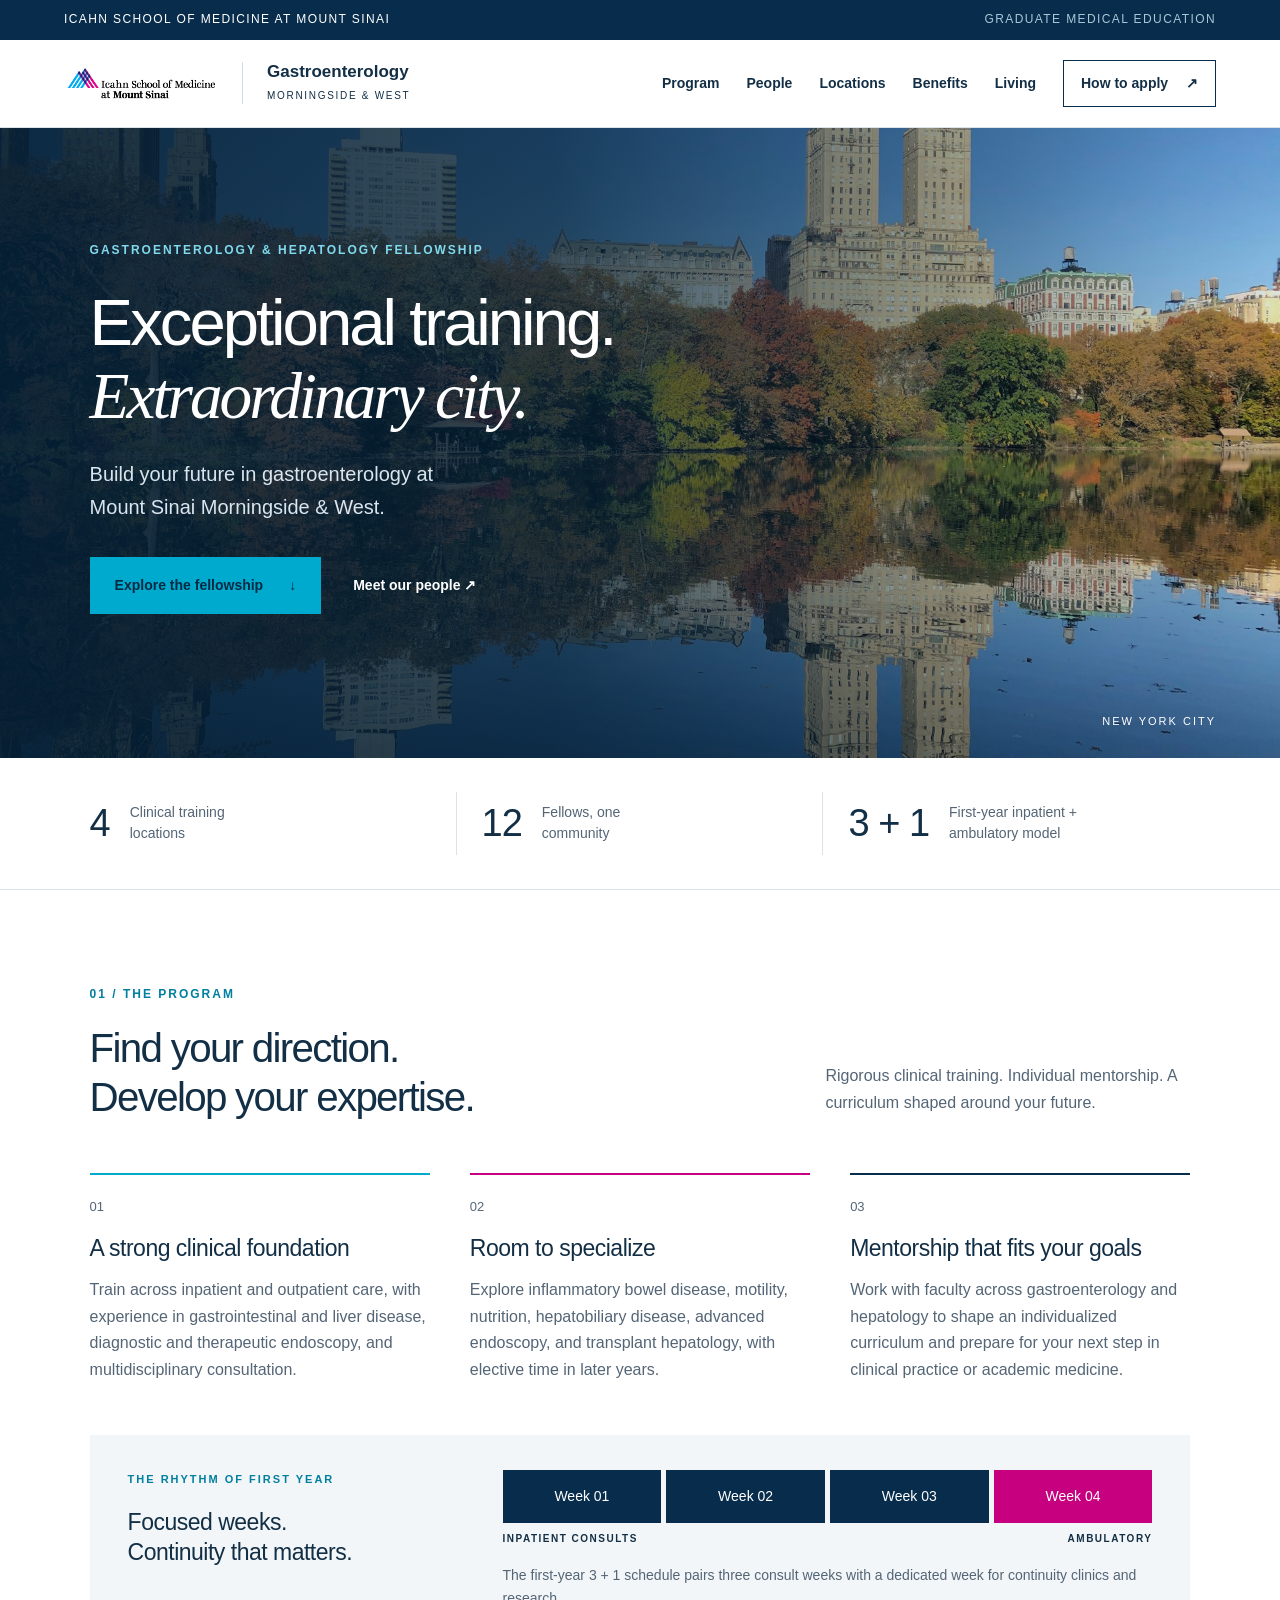
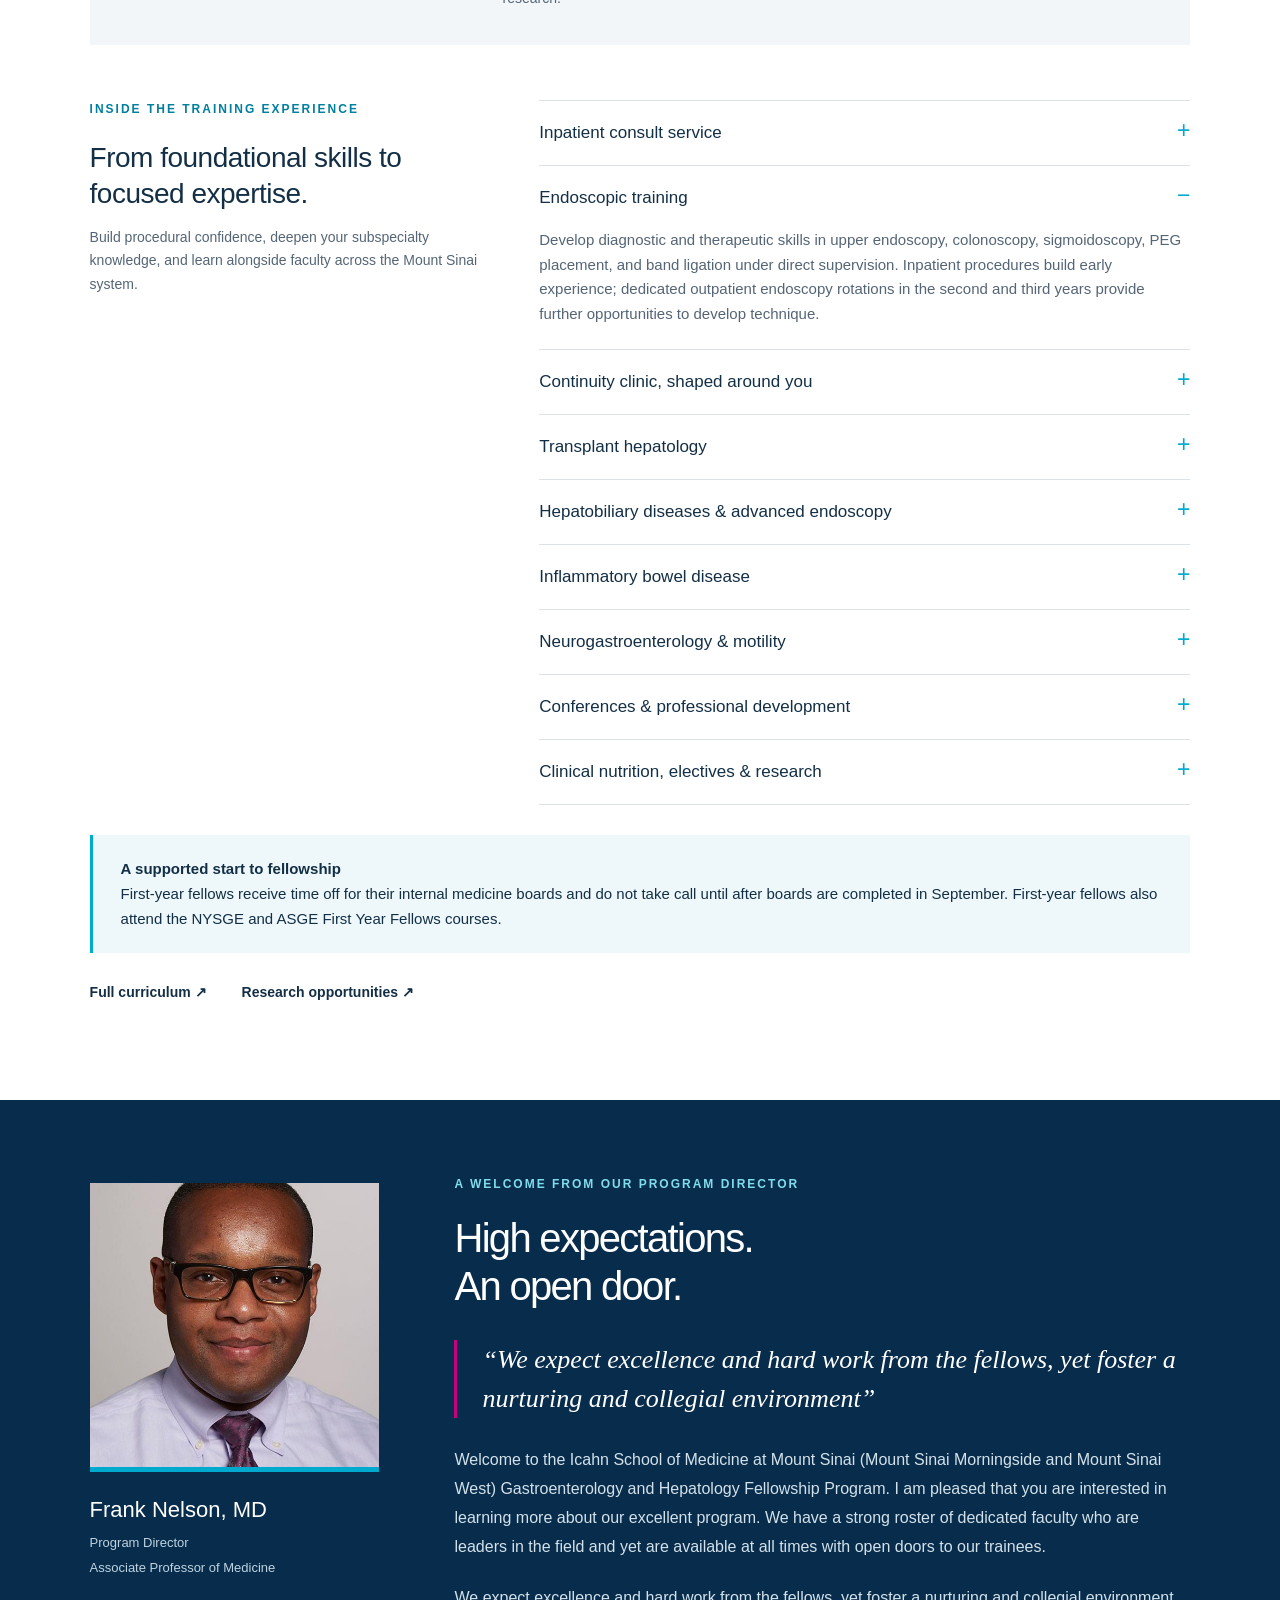
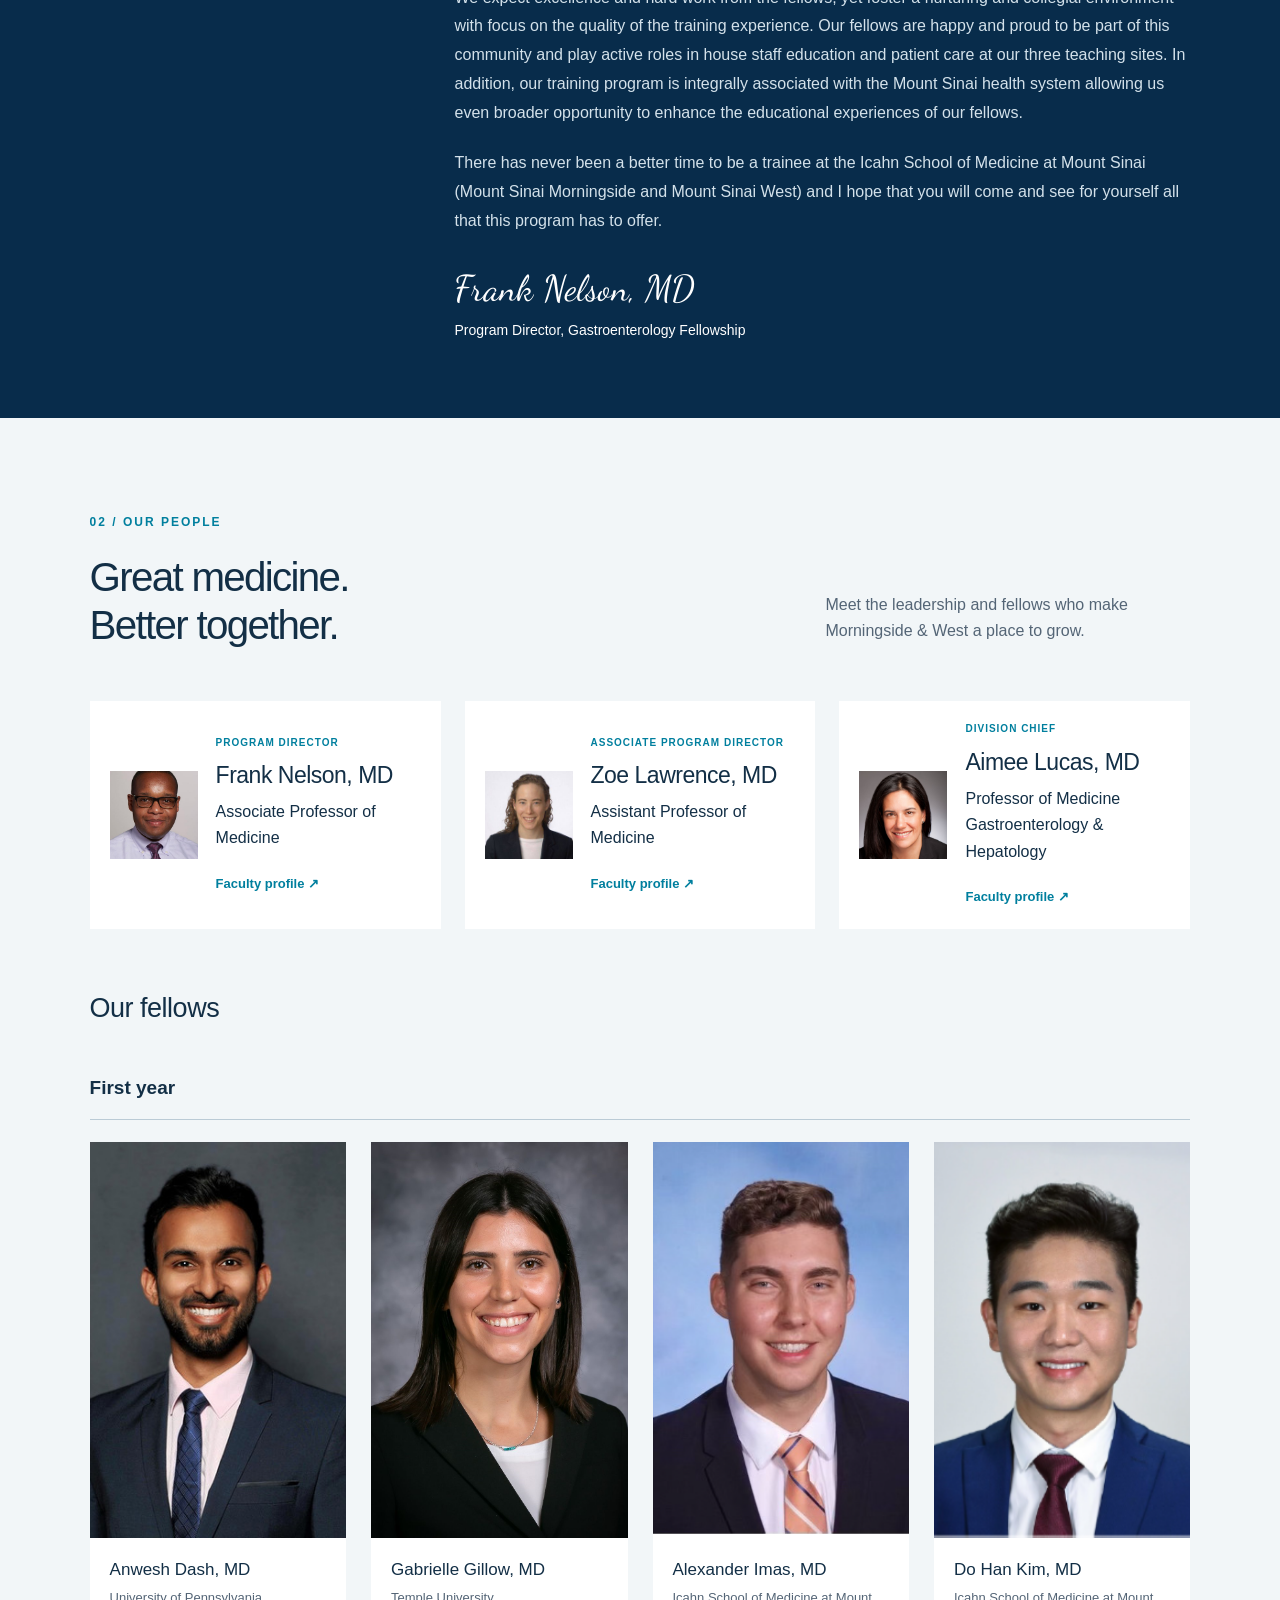
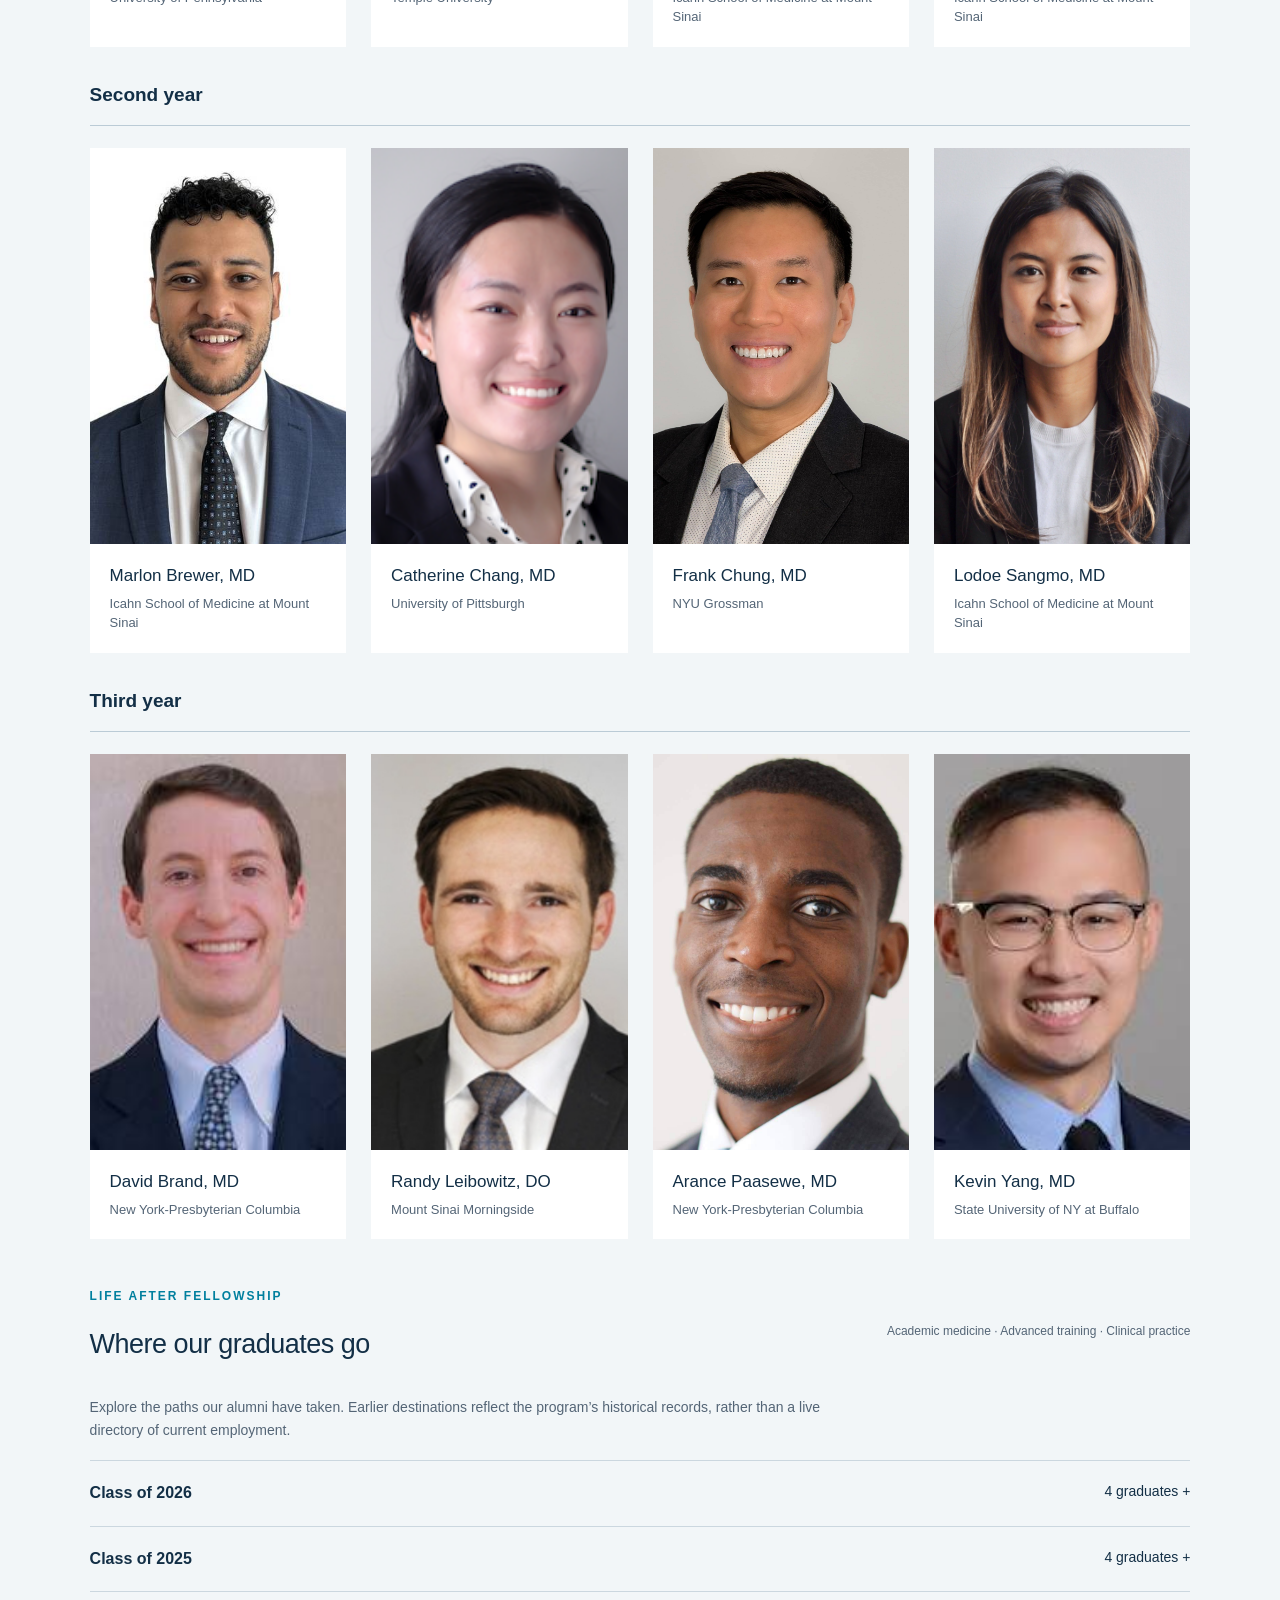
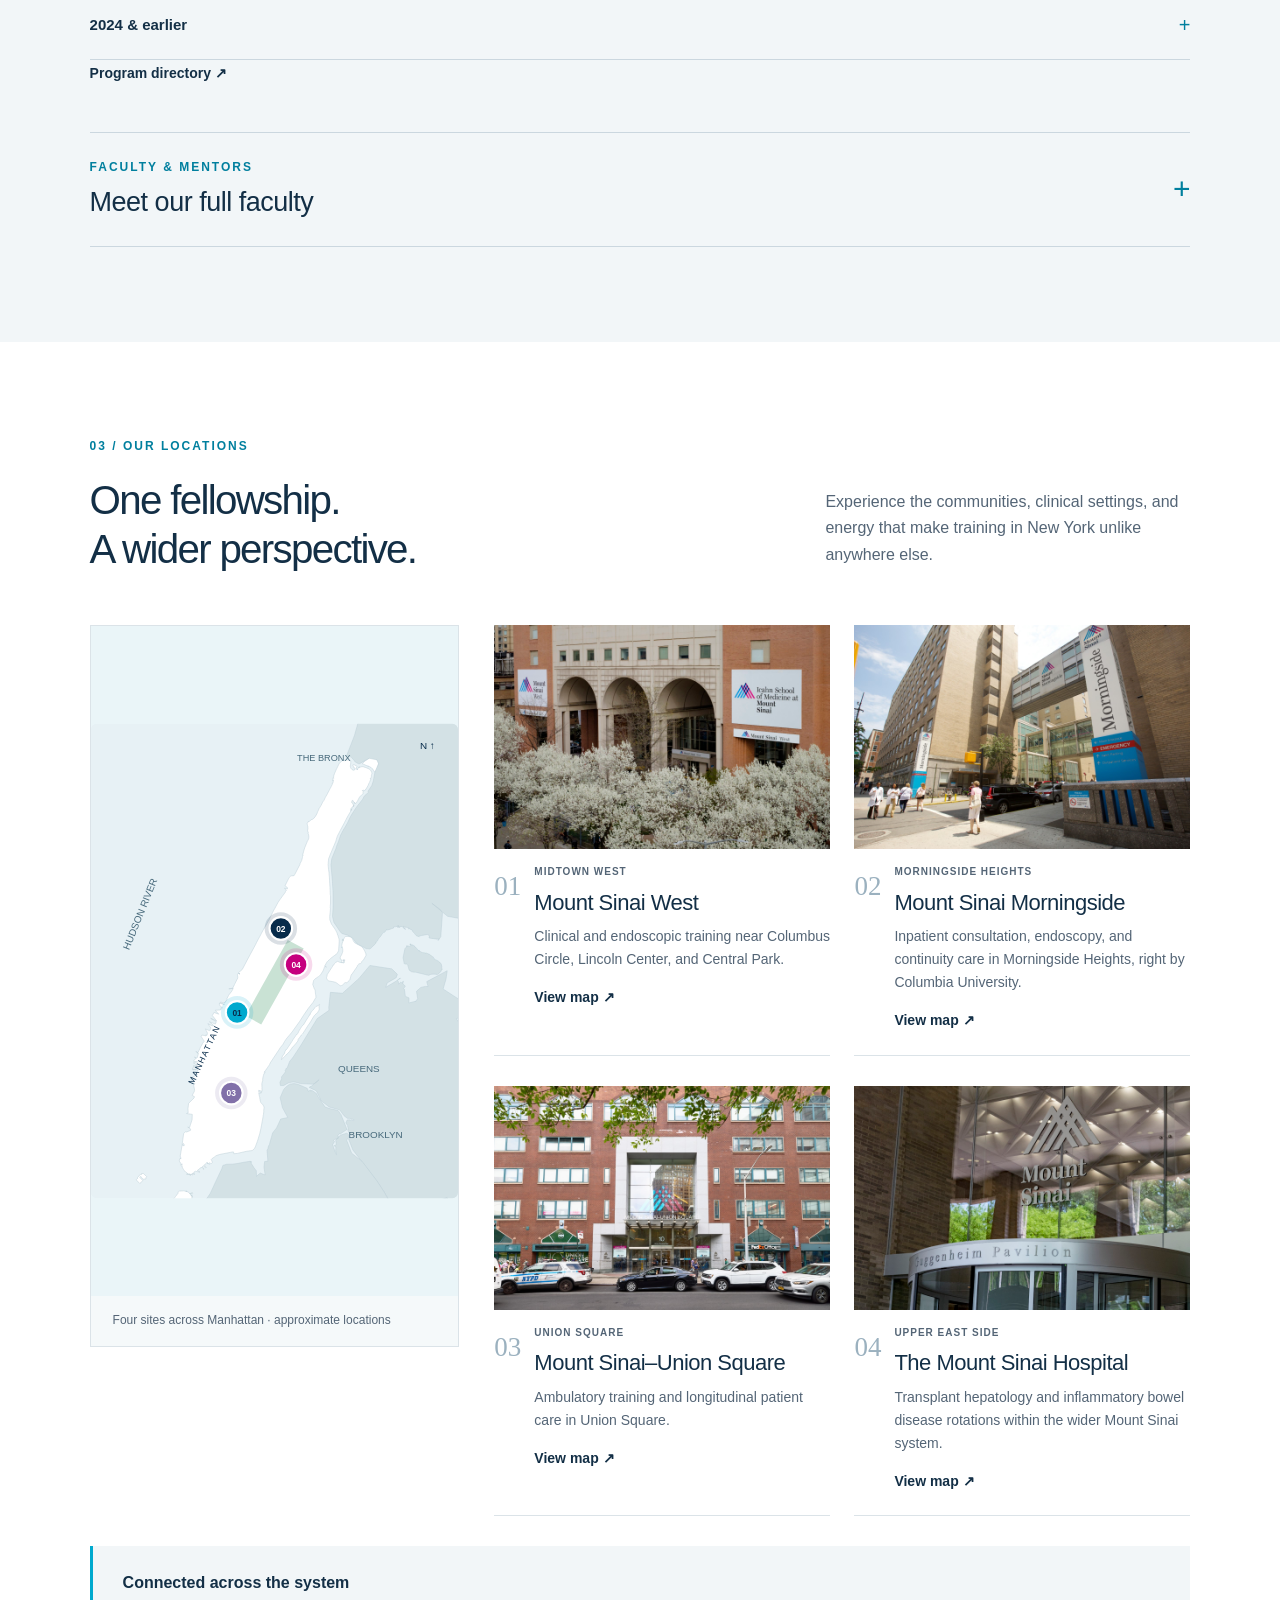
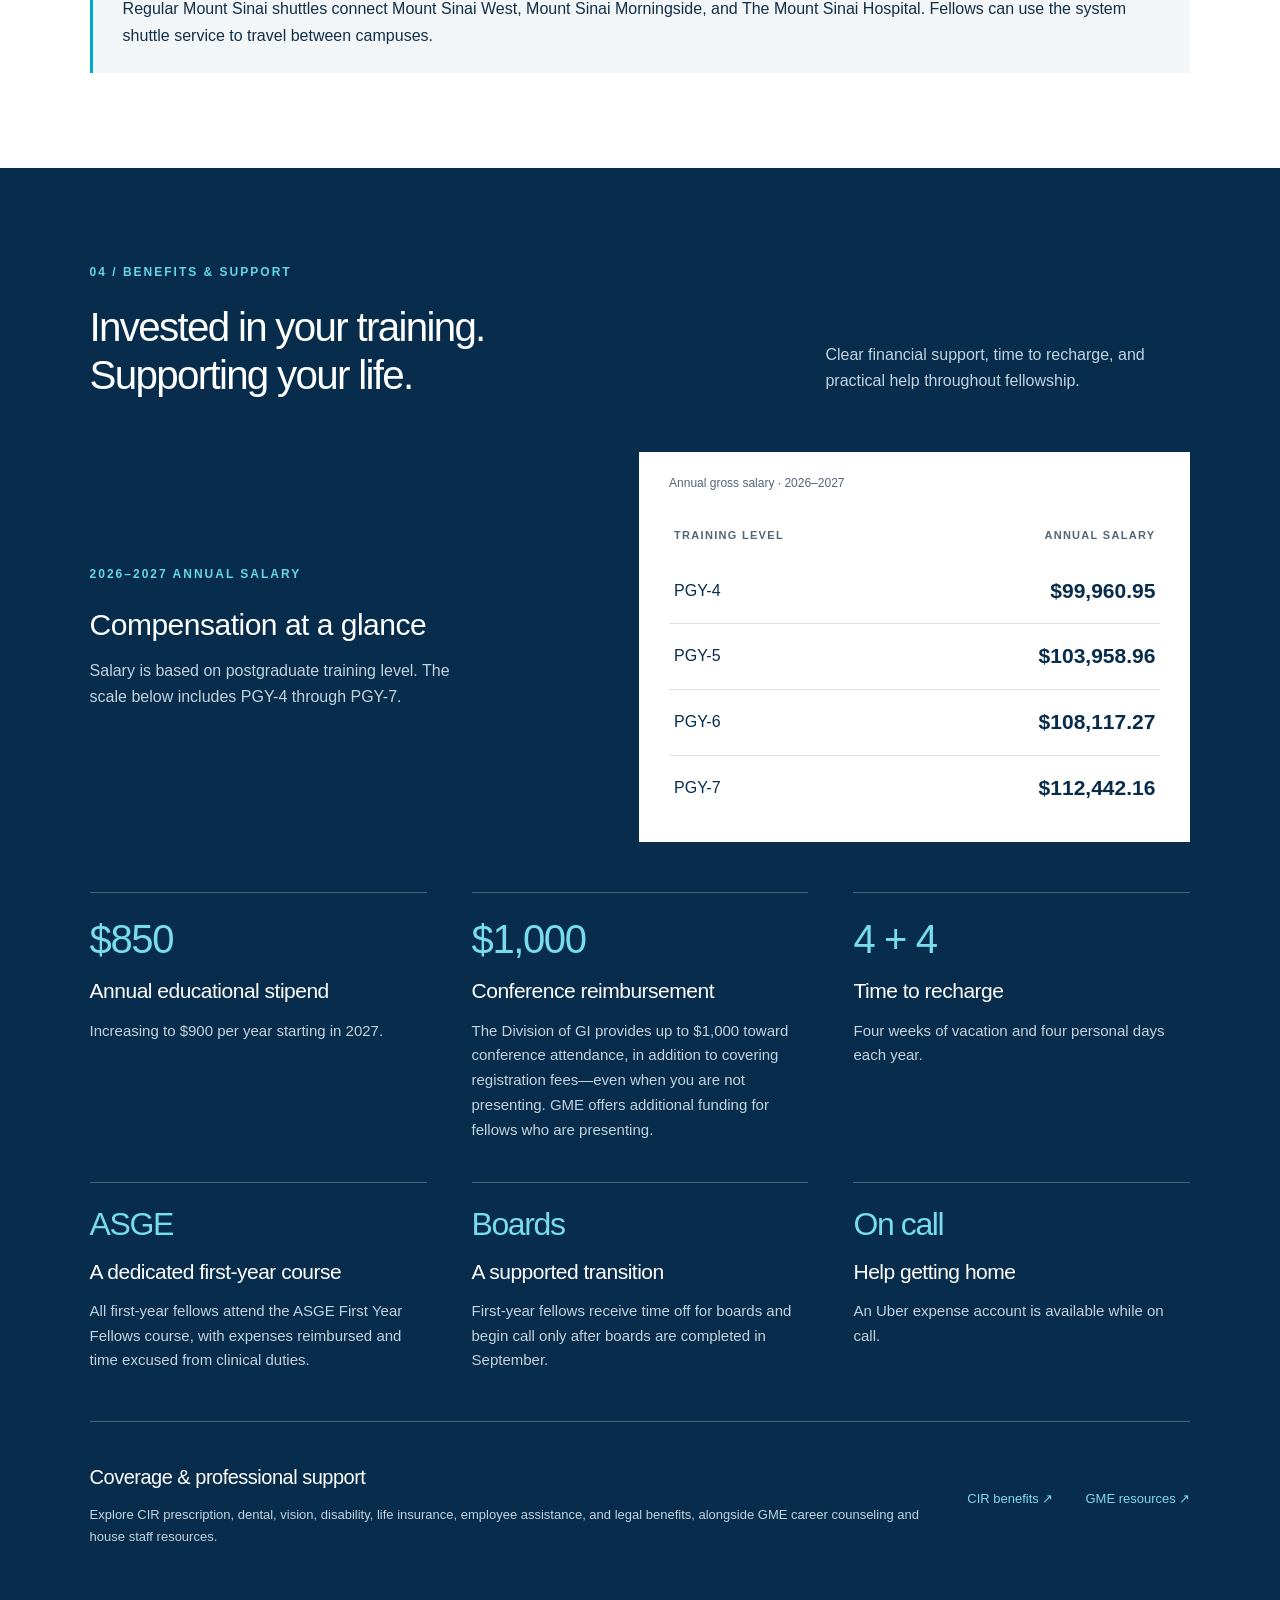
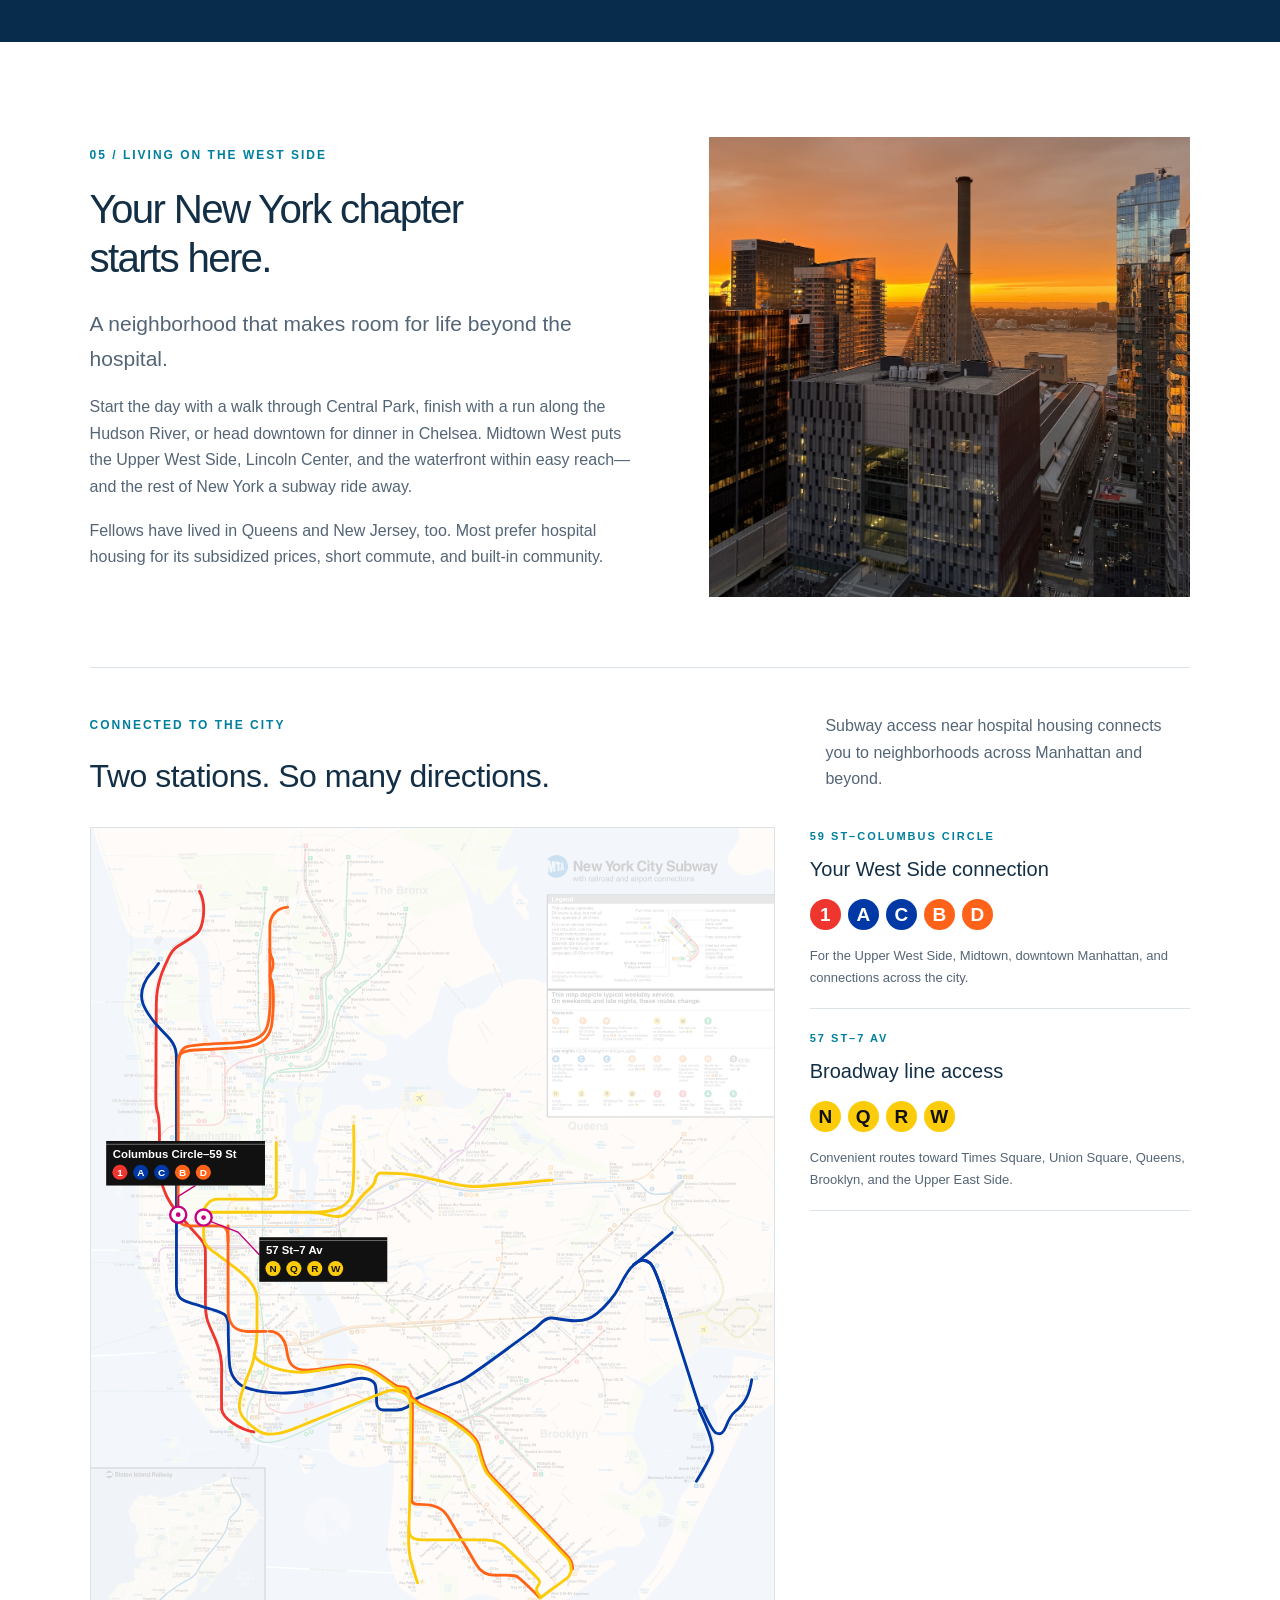
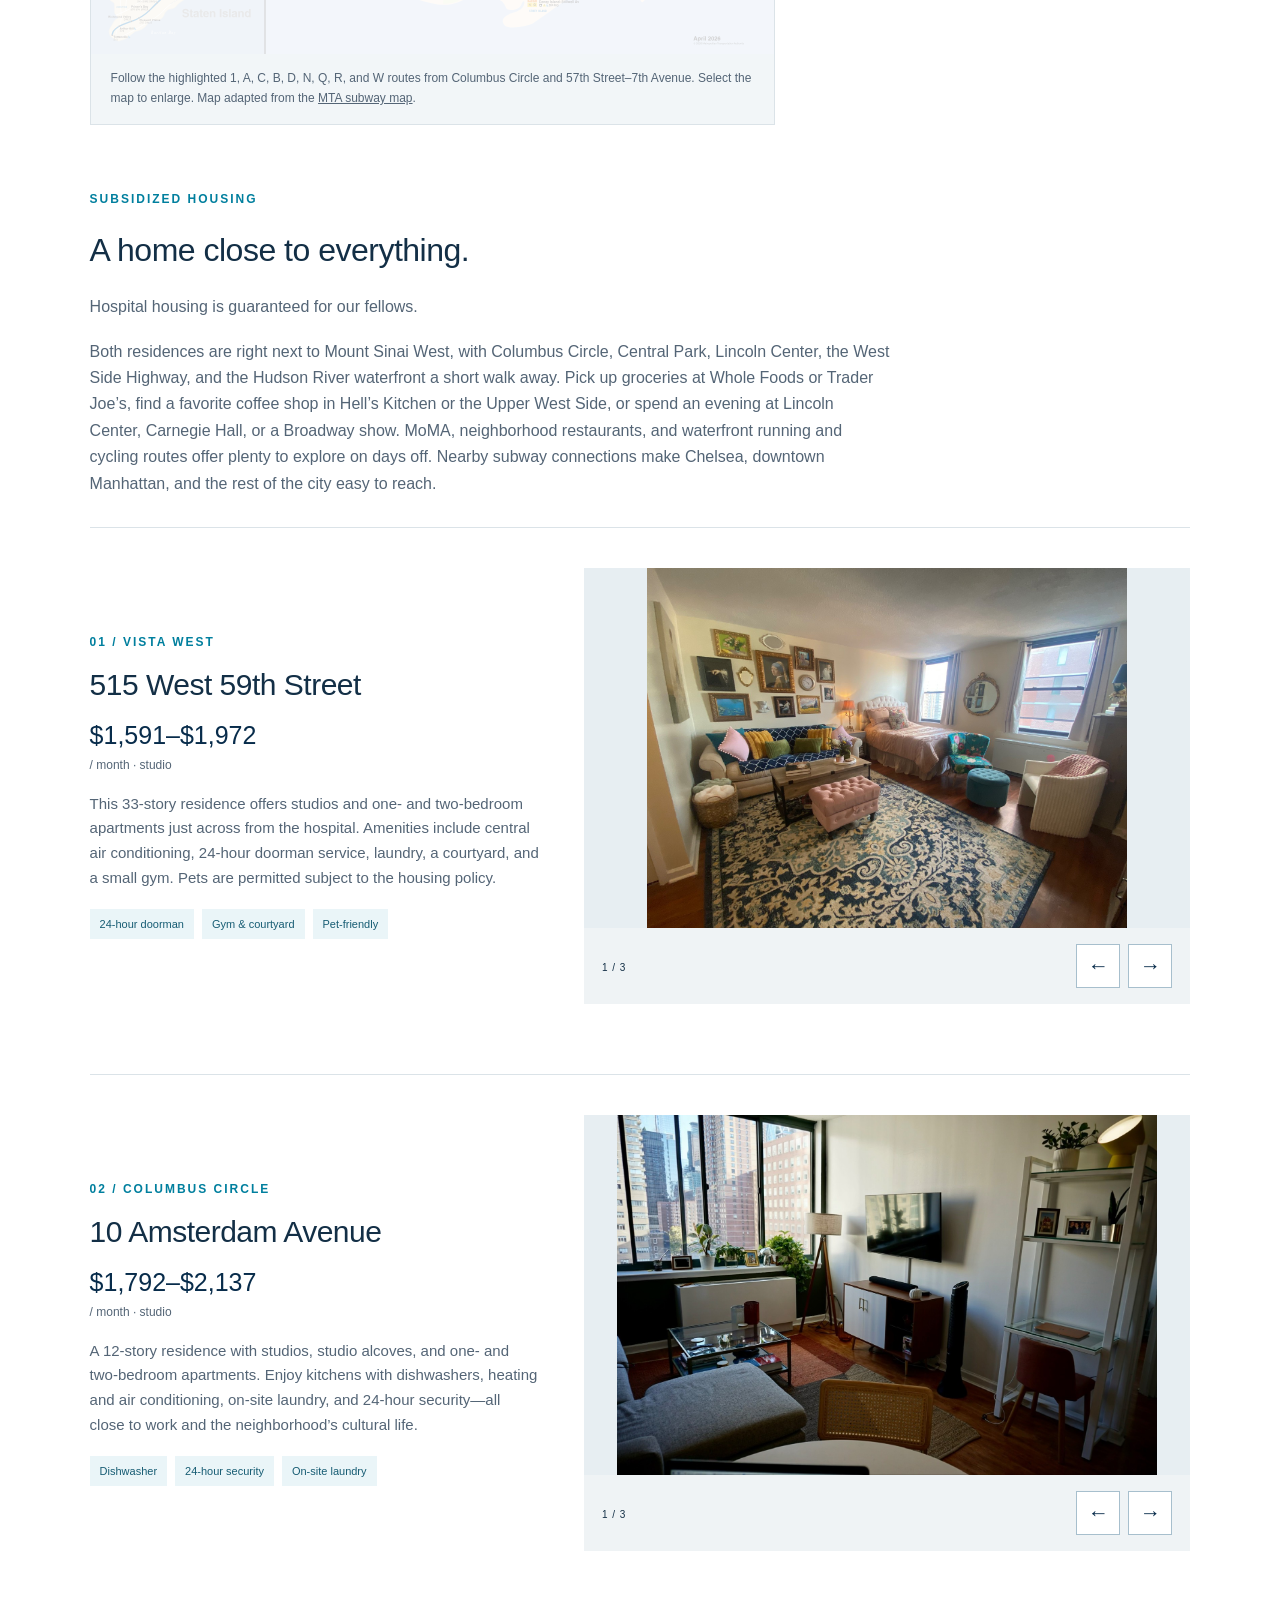
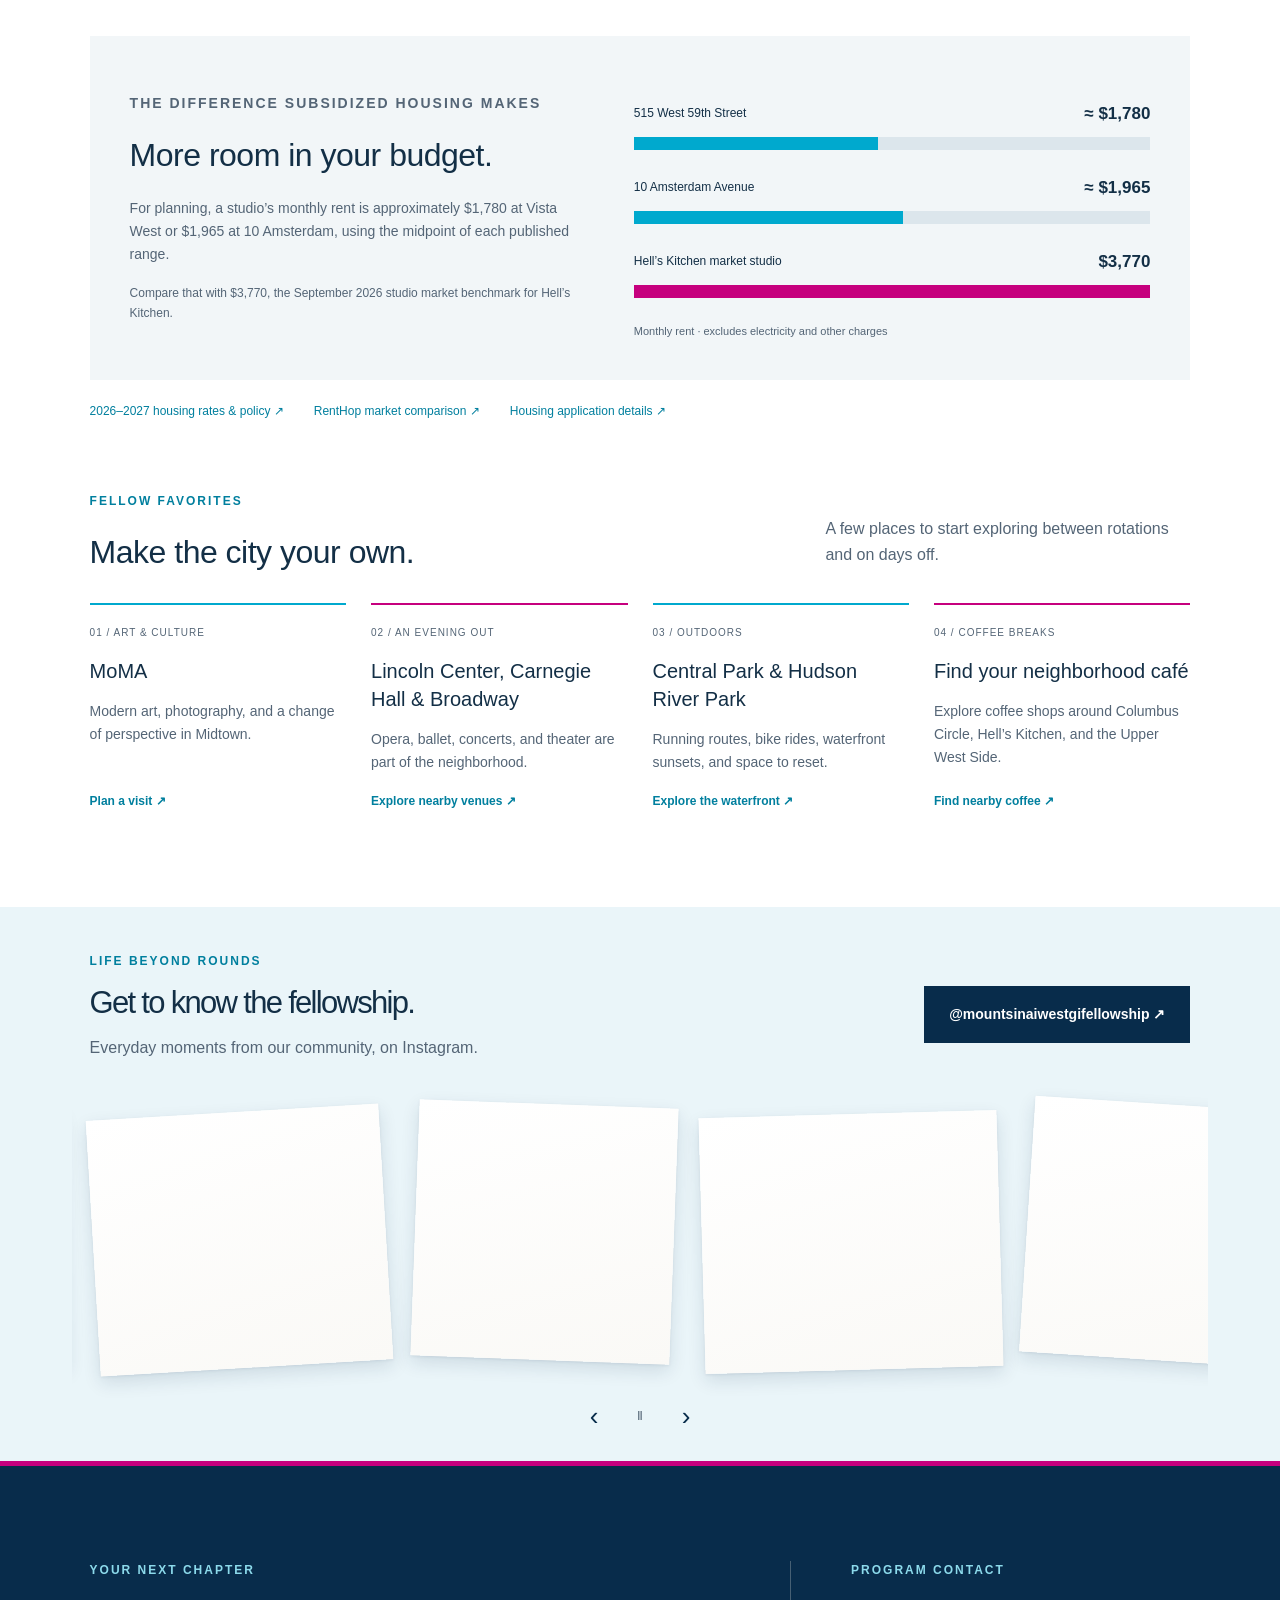
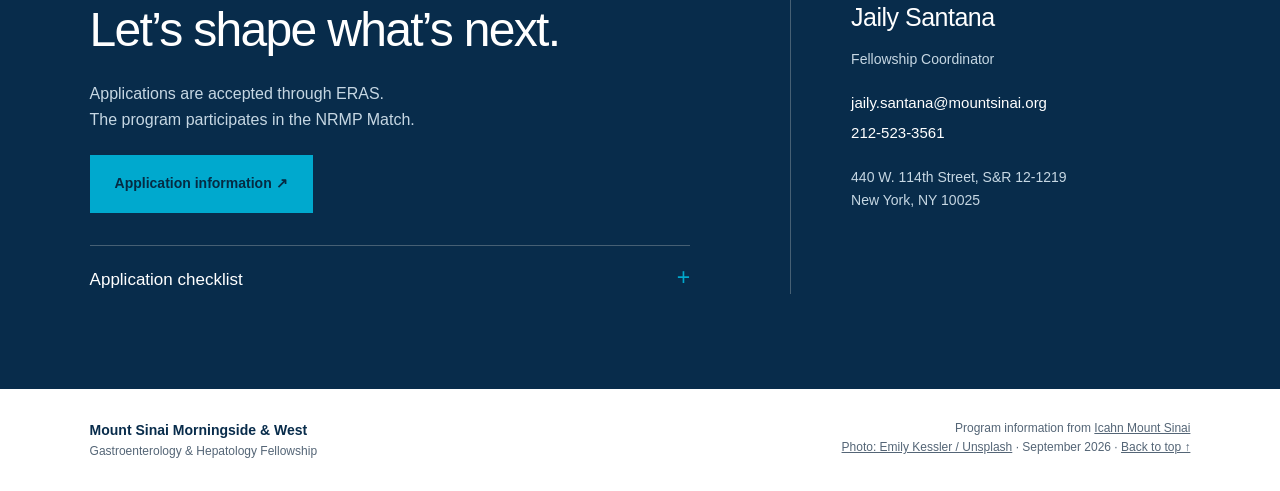
<file: index.html>
<!doctype html><html lang="en"><head><meta charset="UTF-8"><meta name="viewport" content="width=device-width, initial-scale=1"><title>Gastroenterology Fellowship | Mount Sinai Morningside & West</title><meta name="description" content="Discover gastroenterology and hepatology training at Mount Sinai Morningside and West: our people, clinical experience, New York locations, benefits and housing."><link rel="stylesheet" href="styles.css"></head><body>
<a class="skip" href="#main">Skip to content</a><div class="topbar">ICAHN SCHOOL OF MEDICINE AT MOUNT SINAI <span>GRADUATE MEDICAL EDUCATION</span></div>
<header><a class="brand" href="#"><img src="assets/logo.png" alt="Icahn School of Medicine at Mount Sinai"><span>Gastroenterology<br><small>MORNINGSIDE & WEST</small></span></a><button class="menu" aria-expanded="false" aria-controls="navigation">Menu <span>☰</span></button><nav id="navigation" aria-label="Main navigation"><a href="#program">Program</a><a href="#people">People</a><a href="#locations">Locations</a><a href="#benefits">Benefits</a><a href="#living">Living</a><a class="nav-apply" href="#apply">How to apply <span>↗</span></a></nav></header>
<main id="main"><section class="hero"><div class="hero-photo" aria-hidden="true"></div><video class="hero-video" aria-hidden="true" tabindex="-1" muted loop playsinline preload="none" disablepictureinpicture data-desktop-src="assets/hero-drone-720.mp4" data-mobile-src="assets/hero-drone-360.mp4"></video><div class="hero-inner"><p class="eyebrow light">GASTROENTEROLOGY & HEPATOLOGY FELLOWSHIP</p><h1>Exceptional training.<br><em>Extraordinary city.</em></h1><p class="intro">Build your future in gastroenterology at<br class="desktop"> Mount Sinai Morningside & West.</p><div class="actions"><a class="button" href="#program">Explore the fellowship <span>↓</span></a><a class="text-link light-link" href="#people">Meet our people <span>↗</span></a></div></div><button class="hero-video-toggle" type="button" aria-label="Pause background video" title="Pause background video" hidden>Ⅱ</button><div class="hero-caption">NEW YORK CITY </div></section>
<div class="stats"><div><strong>4</strong><span>Clinical training locations</span></div><div><strong>12</strong><span>Fellows, one community</span></div><div><strong>3 + 1</strong><span>First-year inpatient + ambulatory model</span></div></div>
<section id="program" class="section"><div class="section-head"><div><p class="eyebrow">01 / THE PROGRAM</p><h2>Find your direction.<br>Develop your expertise.</h2></div><p>Rigorous clinical training. Individual mentorship. A curriculum shaped around your future.</p></div><div class="program-grid"><article><span class="number">01</span><h3>A strong clinical foundation</h3><p>Train across inpatient and outpatient care, with experience in gastrointestinal and liver disease, diagnostic and therapeutic endoscopy, and multidisciplinary consultation.</p></article><article><span class="number">02</span><h3>Room to specialize</h3><p>Explore inflammatory bowel disease, motility, nutrition, hepatobiliary disease, advanced endoscopy, and transplant hepatology, with elective time in later years.</p></article><article><span class="number">03</span><h3>Mentorship that fits your goals</h3><p>Work with faculty across gastroenterology and hepatology to shape an individualized curriculum and prepare for your next step in clinical practice or academic medicine.</p></article></div><div class="curriculum"><div><p class="eyebrow">THE RHYTHM OF FIRST YEAR</p><h3>Focused weeks.<br>Continuity that matters.</h3></div><div><div class="weeks"><span>Week 01</span><span>Week 02</span><span>Week 03</span><span>Week 04</span></div><div class="week-labels"><span>INPATIENT CONSULTS</span><span>AMBULATORY</span></div><p>The first-year 3 + 1 schedule pairs three consult weeks with a dedicated week for continuity clinics and research.</p></div></div><div class="training-details"><div class="detail-intro"><p class="eyebrow">INSIDE THE TRAINING EXPERIENCE</p><h3>From foundational skills to focused expertise.</h3><p>Build procedural confidence, deepen your subspecialty knowledge, and learn alongside faculty across the Mount Sinai system.</p></div><div class="rotation-details"><details><summary>Inpatient consult service</summary><p>Learn to evaluate acute GI conditions and guide treatment through daily bedside rounds. Work with referring physicians, radiologists, and surgeons to coordinate care as part of a multidisciplinary team.</p></details><details open><summary>Endoscopic training</summary><p>Develop diagnostic and therapeutic skills in upper endoscopy, colonoscopy, sigmoidoscopy, PEG placement, and band ligation under direct supervision. Inpatient procedures build early experience; dedicated outpatient endoscopy rotations in the second and third years provide further opportunities to develop technique.</p></details><details><summary>Continuity clinic, shaped around you</summary><p>First-year fellows sample clinics across all training sites before selecting a general GI clinic and a hepatology clinic for their longitudinal experience. This early breadth helps you choose the settings where you will build lasting patient relationships and develop confidence in outpatient care. Faculty supervision and capped clinic volumes support thoughtful care, while subspecialty rotations add focused outpatient experience.</p></details><details><summary>Transplant hepatology</summary><p>During the second year, fellows spend four weeks immersed in transplant hepatology at The Mount Sinai Hospital. Working alongside the transplant team, you develop a deeper understanding of complex liver disease and the care of patients before and after transplantation—connecting clinical decisions with the full transplant journey.</p></details><details><summary>Hepatobiliary diseases & advanced endoscopy</summary><p>Second- and third-year fellows explore pancreatic and biliary disease through concentrated exposure to clinical decision-making, EUS, and ERCP. Procedural participation grows with individual skill; this experience complements, but does not replace, a fourth-year advanced endoscopy fellowship.</p></details><details><summary>Inflammatory bowel disease</summary><p>A dedicated rotation at The Mount Sinai Hospital combines outpatient and inpatient consultation, procedures, and IBD conference participation, with one-on-one faculty teaching. Fellows complete at least one month during the second or third year and present a case or review topic at IBD conference.</p></details><details><summary>Neurogastroenterology & motility</summary><p>Mount Sinai West is home to the Mount Sinai Health System’s motility center. Fellows train alongside specialists in neurogastroenterology, gaining experience with complex functional and motility disorders and the interpretation of manometry, reflux monitoring, gastric emptying, and anorectal testing. Second- and third-year rotations emphasize choosing appropriate studies, recognizing interpretive limitations, and understanding pelvic floor biofeedback.</p></details><details><summary>Conferences & professional development</summary><p>Weekly grand rounds and a weekly academic half day give fellows dedicated time to learn together. Regular esophageal conferences complement case discussions, journal club, pathology, radiology, board review, and endoscopy quality improvement. Fellows also participate in NYSGE intercity rounds and its annual hands-on course.</p><p>All first-year fellows attend the ASGE First Year Fellows course, with expenses reimbursed and time excused from clinical duties.</p></details><details><summary>Clinical nutrition, electives & research</summary><p>Clinical nutrition is part of the rotation curriculum, alongside protected time for electives and research. Fellows build an understanding of malnutrition and enteral and parenteral feeding while developing their scholarly work.</p></details></div></div><div class="boards-note"><strong>A supported start to fellowship</strong><p>First-year fellows receive time off for their internal medicine boards and do not take call until after boards are completed in September. First-year fellows also attend the NYSGE and ASGE First Year Fellows courses.</p></div><div class="source-row"><a class="text-link" href="https://icahn.mssm.edu/education/residencies-fellowships/list/msm-msw-gastroenterology-fellowship/curriculum" target="_blank" rel="noopener">Full curriculum ↗</a><a class="text-link" href="https://icahn.mssm.edu/education/residencies-fellowships/list/msm-msw-gastroenterology-fellowship/research" target="_blank" rel="noopener">Research opportunities ↗</a></div></section>
<section class="director-message" aria-labelledby="director-title"><div class="director-portrait"><img src="assets/nelson.jpg" alt="Frank Nelson, MD, Program Director" loading="lazy"><div><strong>Frank Nelson, MD</strong><span>Program Director</span><span>Associate Professor of Medicine</span></div></div><div class="director-letter"><p class="eyebrow">A WELCOME FROM OUR PROGRAM DIRECTOR</p><h2 id="director-title">High expectations.<br>An open door.</h2><blockquote>“We expect excellence and hard work from the fellows, yet foster a nurturing and collegial environment”</blockquote><div class="director-full-message"><p>Welcome to the Icahn School of Medicine at Mount Sinai (Mount Sinai Morningside and Mount Sinai West) Gastroenterology and Hepatology Fellowship Program. I am pleased that you are interested in learning more about our excellent program. We have a strong roster of dedicated faculty who are leaders in the field and yet are available at all times with open doors to our trainees.</p><p>We expect excellence and hard work from the fellows, yet foster a nurturing and collegial environment with focus on the quality of the training experience. Our fellows are happy and proud to be part of this community and play active roles in house staff education and patient care at our three teaching sites. In addition, our training program is integrally associated with the Mount Sinai health system allowing us even broader opportunity to enhance the educational experiences of our fellows.</p><p>There has never been a better time to be a trainee at the Icahn School of Medicine at Mount Sinai (Mount Sinai Morningside and Mount Sinai West) and I hope that you will come and see for yourself all that this program has to offer.</p><p class="director-signature"><strong>Frank Nelson, MD</strong><br>Program Director, Gastroenterology Fellowship</p></div></div></section>
<section id="people" class="section pale"><div class="section-head"><div><p class="eyebrow">02 / OUR PEOPLE</p><h2>Great medicine.<br>Better together.</h2></div><p>Meet the leadership and fellows who make Morningside & West a place to grow.</p></div><div class="leaders"><article class="leader"><img src="assets/nelson.jpg" alt="Frank Nelson, MD" loading="lazy"><div><p class="eyebrow">PROGRAM DIRECTOR</p><h3>Frank Nelson, MD</h3><p>Associate Professor of Medicine</p><a class="leader-profile" href="https://profiles.mountsinai.org/frank-nelson" target="_blank" rel="noopener">Faculty profile ↗</a></div></article><article class="leader"><img src="assets/zoe-lawrence-md-5502024.jpg" alt="Zoe Lawrence, MD" width="360" height="360" loading="lazy"><div><p class="eyebrow">ASSOCIATE PROGRAM DIRECTOR</p><h3>Zoe Lawrence, MD</h3><p>Assistant Professor of Medicine</p><a class="leader-profile" href="https://profiles.mountsinai.org/zoe-lawrence2" target="_blank" rel="noopener">Faculty profile ↗</a></div></article><article class="leader"><img src="assets/lucas.jpg" alt="Aimee Lucas, MD" loading="lazy"><div><p class="eyebrow">DIVISION CHIEF</p><h3>Aimee Lucas, MD</h3><p>Professor of Medicine<br>Gastroenterology & Hepatology</p><a class="leader-profile" href="https://profiles.mountsinai.org/aimee-lucas" target="_blank" rel="noopener">Faculty profile ↗</a></div></article></div><div class="roster-heading"><h3>Our fellows</h3></div><div class="roster"><div class="fellow-year"><h4>First year</h4><div class="fellow-cards"><article class="fellow-card"><img src="assets/anwesh-dash.png" alt="Anwesh Dash, MD" loading="lazy" width="360" height="396"><div><h5>Anwesh Dash, MD</h5><small>University of Pennsylvania</small></div></article><article class="fellow-card"><img src="assets/gabrielle-gillow.png" alt="Gabrielle Gillow, MD" loading="lazy" width="360" height="396"><div><h5>Gabrielle Gillow, MD</h5><small>Temple University</small></div></article><article class="fellow-card"><img src="assets/alexander-imas.png" alt="Alexander Imas, MD" loading="lazy" width="360" height="396"><div><h5>Alexander Imas, MD</h5><small>Icahn School of Medicine at Mount Sinai</small></div></article><article class="fellow-card"><img src="assets/do-han-kim.png" alt="Do Han Kim, MD" loading="lazy" width="360" height="396"><div><h5>Do Han Kim, MD</h5><small>Icahn School of Medicine at Mount Sinai</small></div></article></div></div><div class="fellow-year"><h4>Second year</h4><div class="fellow-cards"><article class="fellow-card"><img src="assets/marlon-brewer-md-6574771.jpeg" alt="Marlon Brewer, MD" loading="lazy" width="360" height="396"><div><h5>Marlon Brewer, MD</h5><small>Icahn School of Medicine at Mount Sinai</small></div></article><article class="fellow-card"><img src="assets/catherine-chang-md-6574787.png" alt="Catherine Chang, MD" loading="lazy" width="360" height="396"><div><h5>Catherine Chang, MD</h5><small>University of Pittsburgh</small></div></article><article class="fellow-card"><img src="assets/frank-chung-md-6574781.jpg" alt="Frank Chung, MD" loading="lazy" width="360" height="396"><div><h5>Frank Chung, MD</h5><small>NYU Grossman</small></div></article><article class="fellow-card"><img src="assets/lodoe-sangmo-md-6574776.jpeg" alt="Lodoe Sangmo, MD" loading="lazy" width="360" height="396"><div><h5>Lodoe Sangmo, MD</h5><small>Icahn School of Medicine at Mount Sinai</small></div></article></div></div><div class="fellow-year"><h4>Third year</h4><div class="fellow-cards"><article class="fellow-card"><img src="assets/david-brand-md-5505918.jpg" alt="David Brand, MD" loading="lazy" width="360" height="396"><div><h5>David Brand, MD</h5><small>New York-Presbyterian Columbia</small></div></article><article class="fellow-card"><img src="assets/randy-leibowitz-do-5506053.png" alt="Randy Leibowitz, DO" loading="lazy" width="360" height="396"><div><h5>Randy Leibowitz, DO</h5><small>Mount Sinai Morningside</small></div></article><article class="fellow-card"><img src="assets/arence-paasewe-md-5505916.jpg" alt="Arance Paasewe, MD" loading="lazy" width="360" height="396"><div><h5>Arance Paasewe, MD</h5><small>New York-Presbyterian Columbia</small></div></article><article class="fellow-card"><img src="assets/kevin-yang-md-5505920.jpg" alt="Kevin Yang, MD" loading="lazy" width="360" height="396"><div><h5>Kevin Yang, MD</h5><small>State University of NY at Buffalo</small></div></article></div></div></div><div class="alumni-history"><div class="roster-heading"><div><p class="eyebrow">LIFE AFTER FELLOWSHIP</p><h3>Where our graduates go</h3></div><span>Academic medicine · Advanced training · Clinical practice</span></div><p>Explore the paths our alumni have taken. Earlier destinations reflect the program’s historical records, rather than a live directory of current employment.</p><details class="alumni"><summary>Class of 2026 <span>4 graduates +</span></summary><div class="alumni-grid"><article class="alumni-record"><h4>Kayla Moate, MD</h4><p>WellSpan Ephrata Community Hospital, PA</p></article><article class="alumni-record"><h4>James Scharfen, MD</h4><p>Providence Medical Group, CA</p></article><article class="alumni-record"><h4>Mantej Sehmbh, MD</h4><p>Mount Sinai Morningside/West, NY</p></article><article class="alumni-record"><h4>Adam Tillowitz, MD</h4><p>Private practice, Providence, RI</p></article></div></details><details class="alumni"><summary>Class of 2025 <span>4 graduates +</span></summary><div class="alumni-grid"><article class="alumni-record"><h4>Allison Wang, MD</h4><p>Transplant Hepatology Fellowship, USC</p></article><article class="alumni-record"><h4>Steven Rodriguez, MD</h4><p>Private Practice - Allied Digestive Health Mountainside, NJ</p></article><article class="alumni-record"><h4>Anudeep Neelam, MD</h4><p>Emory University Hospital- Atlanta, GA</p></article><article class="alumni-record"><h4>Angad Uberoi, MD</h4><p>Advanced Endoscopy Fellowship at Mount Sinai Hospital.</p></article></div></details><details class="alumni-archive"><summary>2024 & earlier <span><b aria-hidden="true">+</b></span></summary><div class="alumni-archive-years"><details class="alumni alumni-compact"><summary>Class of 2024 <span>4 graduates +</span></summary><div class="alumni-grid"><article class="alumni-record"><h4>Abdallah Beano, MD</h4><p>New York, NY</p></article><article class="alumni-record"><h4>Jenny Dave, MD</h4><p>Mount Sinai Doctors Chelsea - New York, NY</p></article><article class="alumni-record"><h4>Frederick Rozenshteyn, MD</h4><p>Stamford Health Medical Group Stamford, CT</p></article><article class="alumni-record"><h4>Bo Hyung Yoon, MD</h4><p>St. Luke&#x27;s Health Network -Allentown, PA</p></article></div></details><details class="alumni alumni-compact"><summary>Class of 2023 <span>4 graduates +</span></summary><div class="alumni-grid"><article class="alumni-record"><h4>Kelsey Collins, MD</h4><p>The Mount Sinai Hospital, New York, NY</p></article><article class="alumni-record"><h4>Custon Nyabanga, MD</h4><p>Mount Sinai Beth Israel, New York, NY</p></article><article class="alumni-record"><h4>Erica Park, MD</h4><p>Advanced Endoscopy Fellowship, Ohio State University, OH</p></article><article class="alumni-record"><h4>Shanique Wilson Noack, MD</h4><p>Private Practice, Jacksonville, FL</p></article></div></details><details class="alumni alumni-compact"><summary>Class of 2022 <span>4 graduates +</span></summary><div class="alumni-grid"><article class="alumni-record"><h4>Oluwasayo Adeyemo, MD</h4><p>Harford Gastroenterology</p></article><article class="alumni-record"><h4>Justin Field, MD</h4><p>UCSF for an Advanced Fellowship in IBD</p></article><article class="alumni-record"><h4>Sanjana Luther, MD</h4><p>Austin Gastroenterology</p></article><article class="alumni-record"><h4>Elijah Verheyen, MD</h4><p>Marin Gastroenterology</p></article></div></details><details class="alumni alumni-compact"><summary>Class of 2021 <span>4 graduates +</span></summary><div class="alumni-grid"><article class="alumni-record"><h4>Ray Zhao Dong, MD</h4><p>Rendr Care Physicians, NYC</p></article><article class="alumni-record"><h4>Yingheng Liu, MD</h4><p>Concorde Group, NYC</p></article><article class="alumni-record"><h4>Rifat Mamun, MD</h4><p>Destination not listed in the program record.</p></article><article class="alumni-record"><h4>Neelesh Rastogi, MD</h4><p>Atlantic Medical Group Gastroenterology at Summit – Summit, NJ</p></article></div></details><details class="alumni alumni-compact"><summary>Class of 2020 <span>4 graduates +</span></summary><div class="alumni-grid"><article class="alumni-record"><h4>Philip Chuang, MD</h4><p>Sanford Endoscopy, NY</p></article><article class="alumni-record"><h4>Michael Herman, MD</h4><p>Valley Medical Group and at Valley Hospital, NJ</p></article><article class="alumni-record"><h4>Melissa Hershman, RN, MD</h4><p>Assistant Professor, Division of Gastroenterology and Hepatology ,University of Rochester Medical Center, NY</p></article><article class="alumni-record"><h4>Jack Husney, MD</h4><p>Private Practice, New York, NY; Voluntary Attending at MS - Brooklyn</p></article></div></details><details class="alumni alumni-compact"><summary>Class of 2019 <span>4 graduates +</span></summary><div class="alumni-grid"><article class="alumni-record"><h4>Jean Abed, MD</h4><p>Mount Sinai Morningside and Mount Sinai West, New York, NY</p></article><article class="alumni-record"><h4>Praneet Korrapati, MD</h4><p>McGaw Medical Center of Northwestern University</p></article><article class="alumni-record"><h4>Jason Rubinov, MD</h4><p>Mount Sinai Beth Israel, New York, NY</p></article><article class="alumni-record"><h4>Amy Tan, MD</h4><p>Icahn School of Medicine at Mount Sinai</p></article></div></details><details class="alumni alumni-compact"><summary>Class of 2018 <span>4 graduates +</span></summary><div class="alumni-grid"><article class="alumni-record"><h4>Carly Glick Barth, MD</h4><p>Private Practice, Long Island Gastroenterology Specialists, Wantagh, NY</p></article><article class="alumni-record"><h4>Craig Gluckman, MD</h4><p>Esophageal Fellowship, University of Pennsylvania, Philadelphia, PA</p></article><article class="alumni-record"><h4>Gloria Lan, MD</h4><p>Therapeutic Endoscopy Fellowship, Columbia University Medical Center, New York, NY</p></article><article class="alumni-record"><h4>Hamid Sima, MD</h4><p>Transplant Hepatology Fellowship, Montefiore Medical Center/Albert Einstein College of Medicine, New York, NY</p></article></div></details><details class="alumni alumni-compact"><summary>Class of 2017 <span>4 graduates +</span></summary><div class="alumni-grid"><article class="alumni-record"><h4>Pavan Mankal, MD</h4><p>Private Practice: Inland Empire Gastroenterology, Murrieta, CA</p></article><article class="alumni-record"><h4>Khushboo Munot, MD</h4><p>Advanced Endoscopy Fellowship Baylor College of Medicine, TX</p></article><article class="alumni-record"><h4>Simi Singh, MD</h4><p>Faculty: UCLA Medical Center</p></article><article class="alumni-record"><h4>Sam Serouya, MD</h4><p>Advanced Endoscopy Fellowship Montefiore Medical Center</p></article></div></details><details class="alumni alumni-compact"><summary>Class of 2016 <span>4 graduates +</span></summary><div class="alumni-grid"><article class="alumni-record"><h4>Jennifer Batisti, MD</h4><p>Columbia Presbyterian Medical Center</p></article><article class="alumni-record"><h4>Lionel D’Souza, MD</h4><p>Advanced Endoscopy Fellowship, Mount Sinai Beth Israel, New York, NY; Faculty: SUNY Stony Brook</p></article><article class="alumni-record"><h4>Seth Homer, MD</h4><p>Private Practice: Harvard Vanguard/Atrius Health, Boston, MA</p></article><article class="alumni-record"><h4>Olama Okoji, MD</h4><p>Private Practice: Capital Digestive Care/Shady Grove, Rockville, MD</p></article></div></details><details class="alumni alumni-compact"><summary>Class of 2015 <span>4 graduates +</span></summary><div class="alumni-grid"><article class="alumni-record"><h4>Viviana Figueroa Diaz, MD</h4><p>Hepatology Fellowship, The Mount Sinai Hospital, New York, NY; Faculty: New York University</p></article><article class="alumni-record"><h4>Zheng Lin, MD</h4><p>Private Practice: St. Luke’s University Health Network, PA</p></article><article class="alumni-record"><h4>Jonathan Mazurek, MD</h4><p>Private Practice:  Miami, FL</p></article><article class="alumni-record"><h4>Andrew Korman, MD</h4><p>Advanced Endoscopy Fellowship, Mount Sinai Beth Israel, New York, NY; Faculty: St. Peters University Hospital, New Brunswick, NJ</p></article></div></details><details class="alumni alumni-compact"><summary>Class of 2014 <span>4 graduates +</span></summary><div class="alumni-grid"><article class="alumni-record"><h4>Arkady Broder, MD</h4><p>St. Peters University Hospital New Brunswick, NJ</p></article><article class="alumni-record"><h4>Qing He, MD</h4><p>Newark Beth Israel Hospital, Newark, NJ</p></article><article class="alumni-record"><h4>George Pop, MD</h4><p>Private Practice: Gastroenterology LTD, VA</p></article><article class="alumni-record"><h4>Carrie Wong, MD</h4><p>Private Practice: San Diego, CA</p></article></div></details><details class="alumni alumni-compact"><summary>Class of 2013 <span>4 graduates +</span></summary><div class="alumni-grid"><article class="alumni-record"><h4>Roberto Gonzalez, MD</h4><p>Advanced Endoscopy Fellowship, Montefiore Medical Center; Private Practice: Miami, FL</p></article><article class="alumni-record"><h4>Swaroop Pendyala, MD</h4><p>Private Practice: Carson Tahoe Health, NV</p></article><article class="alumni-record"><h4>Joseph Kim, MD</h4><p>Advanced Endoscopy Fellowship Mount Sinai Beth Israel, New York, NY; Private Practice: Doylestown, PA</p></article><article class="alumni-record"><h4>Sajid Hussein, MD</h4><p>Albany Stratton Veteran’s Affairs Medical Center</p></article></div></details><details class="alumni alumni-compact"><summary>Class of 2012 <span>4 graduates +</span></summary><div class="alumni-grid"><article class="alumni-record"><h4>Petros Benias, MD</h4><p>Advanced Endoscopy Fellowship Mount Sinai Beth Israel, New York, NY; Faculty: Northshore LIJ, NY</p></article><article class="alumni-record"><h4>Sandarsh Kancherla, MD</h4><p>Private Practice: Englewood Endoscopic Associates, NJ</p></article><article class="alumni-record"><h4>Il Paik, MD</h4><p>Faculty: University of Miami, FL</p></article><article class="alumni-record"><h4>Lan Wang, MD</h4><p>University of Texas, Houston, TX</p></article></div></details><details class="alumni alumni-compact"><summary>Class of 2011 <span>4 graduates +</span></summary><div class="alumni-grid"><article class="alumni-record"><h4>Kavitha Gopal, MD</h4><p>Private Practice: Decatur, GA</p></article><article class="alumni-record"><h4>David Hudesman, MD</h4><p>Faculty: New York University</p></article><article class="alumni-record"><h4>Vivek Mittal, MD</h4><p>UCSF School of Medicine</p></article><article class="alumni-record"><h4>Rohit Singhania, MD</h4><p>Baystate Medical Center, MA</p></article></div></details><details class="alumni alumni-compact"><summary>Class of 2010 <span>4 graduates +</span></summary><div class="alumni-grid"><article class="alumni-record"><h4>Arathi Komarla, MD</h4><p>Dartmouth Hitchock Medical Center, Manchester, NH</p></article><article class="alumni-record"><h4>Amy Lin, MD</h4><p>Private Practice: Springfield, VA</p></article><article class="alumni-record"><h4>Teodor Pitea, MD</h4><p>Private Practice: Peoria, AZ</p></article><article class="alumni-record"><h4>Akshay Shah, MD</h4><p>Private Practice: Peoria, AZ</p></article></div></details></div></details></div><a class="text-link" href="https://icahn.mssm.edu/education/residencies-fellowships/list/msm-msw-gastroenterology-fellowship" target="_blank" rel="noopener">Program directory ↗</a><details class="faculty-directory"><summary><span><span class="eyebrow">FACULTY & MENTORS</span><span class="faculty-summary-title">Meet our full faculty</span></span><span class="faculty-toggle" aria-hidden="true">+</span></summary><div class="faculty-content"><p>Explore the people behind your training. Visit individual profiles for current appointments and clinical interests.</p><div class="faculty-cards"><article class="faculty-card"><img src="assets/zoe-lawrence-md-5502024.jpg" alt="Zoe Lawrence, MD" width="360" height="360" loading="lazy"><div><h4>Zoe Lawrence, MD</h4><p class="faculty-rank">Assistant Professor of Medicine</p><p class="faculty-role">Associate Program Director</p><a href="https://profiles.mountsinai.org/zoe-lawrence2" target="_blank" rel="noopener">Faculty profile ↗</a></div></article><article class="faculty-card"><img src="assets/bruce-sands-md-ms-2194012.jpg" alt="Bruce Sands, MD, MS" width="360" height="360" loading="lazy"><div><h4>Bruce Sands, MD, MS</h4><p class="faculty-rank">Dr. Burrill B. Crohn Professor of Medicine</p><p class="faculty-role">System Chief, Gastroenterology</p><a href="https://profiles.mountsinai.org/bruce-e-sands" target="_blank" rel="noopener">Faculty profile ↗</a></div></article><article class="faculty-card"><img src="assets/brett-bernstein-md-mba-2191462.jpg" alt="Brett Bernstein, MD, MBA" width="360" height="360" loading="lazy"><div><h4>Brett Bernstein, MD, MBA</h4><p class="faculty-rank">Associate Professor of Medicine</p><p class="faculty-role">Medical Director, GI Services</p><a href="https://profiles.mountsinai.org/brett-bernstein" target="_blank" rel="noopener">Faculty profile ↗</a></div></article><article class="faculty-card"><img src="assets/kimberly-cavaliere-md-4187447.jpeg" alt="Kimberly Cavaliere, MD" width="360" height="360" loading="lazy"><div><h4>Kimberly Cavaliere, MD</h4><p class="faculty-rank">Assistant Professor of Medicine</p><p class="faculty-role">Associate Director, Esophageal Program</p><a href="https://profiles.mountsinai.org/kimberly-rae-cavaliere" target="_blank" rel="noopener">Faculty profile ↗</a></div></article><article class="faculty-card"><img src="assets/ian-cohen-md-5502014.jpg" alt="Ian Cohen, MD" width="360" height="360" loading="lazy"><div><h4>Ian Cohen, MD</h4><p class="faculty-rank">Assistant Professor of Medicine</p><a href="https://profiles.mountsinai.org/ian-j-cohen" target="_blank" rel="noopener">Faculty profile ↗</a></div></article><article class="faculty-card"><img src="assets/daniela-jodorkovsky-md-4951760.jpeg" alt="Daniela Jodorkovsky, MD" width="360" height="360" loading="lazy"><div><h4>Daniela Jodorkovsky, MD</h4><p class="faculty-rank">Professor of Medicine &amp; Medical Education</p><p class="faculty-role">Director, GI Physiology &amp; Motility Center</p><a href="https://profiles.mountsinai.org/daniela-jodorkovsky" target="_blank" rel="noopener">Faculty profile ↗</a></div></article><article class="faculty-card"><img src="assets/ayanna-lewis-md-4897964.jpeg" alt="Ayanna Lewis, MD" width="360" height="360" loading="lazy"><div><h4>Ayanna Lewis, MD</h4><p class="faculty-rank">Assistant Professor of Medicine</p><p class="faculty-role">Director, Inflammatory Bowel Disease Program</p><a href="https://profiles.mountsinai.org/ayanna-lewis" target="_blank" rel="noopener">Faculty profile ↗</a></div></article><article class="faculty-card"><img src="assets/yuying-luo-md-5223804.jpeg" alt="Yuying Luo, MD" width="360" height="360" loading="lazy"><div><h4>Yuying Luo, MD</h4><p class="faculty-rank">Assistant Professor of Medicine</p><a href="https://profiles.mountsinai.org/yuying-luo" target="_blank" rel="noopener">Faculty profile ↗</a></div></article><article class="faculty-card"><img src="assets/joshua-novak-md-4252457.jpeg" alt="Joshua Novak, MD" width="360" height="360" loading="lazy"><div><h4>Joshua Novak, MD</h4><p class="faculty-rank">Associate Professor of Medicine</p><a href="https://profiles.mountsinai.org/joshua-d-novak" target="_blank" rel="noopener">Faculty profile ↗</a></div></article><article class="faculty-card"><img src="assets/tina-park-md-2212009.jpg" alt="Tina Park, MD" width="360" height="360" loading="lazy"><div><h4>Tina Park, MD</h4><p class="faculty-rank">Associate Professor of Medicine</p><p class="faculty-role">Advanced Endoscopy<br>Director of Endoscopy at Morningside</p><a href="https://profiles.mountsinai.org/tina-h-park" target="_blank" rel="noopener">Faculty profile ↗</a></div></article><article class="faculty-card"><img src="assets/priyanka-singh-md-4252670.jpeg" alt="Priyanka Singh, MD" width="360" height="360" loading="lazy"><div><h4>Priyanka Singh, MD</h4><p class="faculty-rank">Assistant Professor of Medicine</p><p class="faculty-role">Associate Director, Motility Program for Anorectal Disorders &amp; Pelvic Floor Dysfunction</p><a href="https://profiles.mountsinai.org/priyanka-l-singh" target="_blank" rel="noopener">Faculty profile ↗</a></div></article><article class="faculty-card"><img src="assets/michael-s-smith-md-mba-2212007.jpg" alt="Michael S. Smith, MD, MBA" width="360" height="360" loading="lazy"><div><h4>Michael S. Smith, MD, MBA</h4><p class="faculty-rank">Associate Professor of Medicine</p><p class="faculty-role">Associate System Chief, Gastroenterology</p><a href="https://profiles.mountsinai.org/michael-s-smith" target="_blank" rel="noopener">Faculty profile ↗</a></div></article><article class="faculty-card"><img src="assets/bruce-gelman-faculty.png" alt="Bruce Gelman, MD" width="250" height="250" loading="lazy"><div><h4>Bruce Gelman, MD</h4><p class="faculty-rank">Assistant Professor of Medicine</p><p class="faculty-role">GI Hospitalist · Morningside &amp; West</p><a href="https://profiles.mountsinai.org/bruce-gelman" target="_blank" rel="noopener">Faculty profile ↗</a></div></article><article class="faculty-card"><img src="assets/mantej-sehmbhi-faculty.png" alt="Mantej Sehmbhi, MBBS" width="250" height="250" loading="lazy"><div><h4>Mantej Sehmbhi, MBBS</h4><p class="faculty-rank">Assistant Professor of Medicine</p><p class="faculty-role">Morningside &amp; West</p><a href="https://profiles.mountsinai.org/mantej-sehmbhi" target="_blank" rel="noopener">Faculty profile ↗</a></div></article><article class="faculty-card"><img src="assets/angad-uberoi-faculty.png" alt="Angad Uberoi, MBBS" width="250" height="250" loading="lazy"><div><h4>Angad Uberoi, MBBS</h4><p class="faculty-rank">Assistant Professor of Medicine</p><p class="faculty-role">Advanced Endoscopy</p><a href="https://profiles.mountsinai.org/angad-uberoi" target="_blank" rel="noopener">Faculty profile ↗</a></div></article><article class="faculty-card"><img src="assets/custon-nyabanga-faculty.png" alt="Custon Nyabanga, MD" width="250" height="250" loading="lazy"><div><h4>Custon Nyabanga, MD</h4><p class="faculty-rank">Assistant Professor of Medicine</p><p class="faculty-role">Downtown Union Square</p><a href="https://profiles.mountsinai.org/custon-nyabanga" target="_blank" rel="noopener">Faculty profile ↗</a></div></article><article class="faculty-card"><img src="assets/melissa-r-kang-faculty.png" alt="Melissa Kang, MD" width="250" height="250" loading="lazy"><div><h4>Melissa Kang, MD</h4><p class="faculty-rank">Assistant Professor of Medicine</p><p class="faculty-role">Downtown Union Square</p><a href="https://profiles.mountsinai.org/melissa-r-kang" target="_blank" rel="noopener">Faculty profile ↗</a></div></article><article class="faculty-card"><img src="assets/sarah-park2-faculty.png" alt="Sarah Park, MD" width="250" height="250" loading="lazy"><div><h4>Sarah Park, MD</h4><p class="faculty-rank">Assistant Professor of Medicine</p><p class="faculty-role">Downtown Union Square</p><a href="https://profiles.mountsinai.org/sarah-h-park" target="_blank" rel="noopener">Faculty profile ↗</a></div></article><article class="faculty-card"><img src="assets/joseph-mizrahi-faculty.png" alt="Joseph Mizrahi, MD" width="250" height="250" loading="lazy"><div><h4>Joseph Mizrahi, MD</h4><p class="faculty-rank">Assistant Professor of Medicine</p><p class="faculty-role">Downtown Union Square</p><a href="https://profiles.mountsinai.org/joseph-mizrahi" target="_blank" rel="noopener">Faculty profile ↗</a></div></article><article class="faculty-card"><img src="assets/meena-b-bansal-faculty.png" alt="Meena Bansal, MD" width="250" height="250" loading="lazy"><div><h4>Meena Bansal, MD</h4><p class="faculty-rank">Professor of Medicine</p><p class="faculty-role">System Chief, Division of Liver Diseases<br>Mount Sinai Health System</p><a href="https://profiles.mountsinai.org/meena-b-bansal" target="_blank" rel="noopener">Faculty profile ↗</a></div></article><article class="faculty-card"><img src="assets/frances-lee2-faculty.png" alt="Frances Lee, MD" width="250" height="250" loading="lazy"><div><h4>Frances Lee, MD</h4><p class="faculty-rank">Assistant Professor of Medicine</p><p class="faculty-role">Liver Medicine</p><a href="https://profiles.mountsinai.org/frances-lee3" target="_blank" rel="noopener">Faculty profile ↗</a></div></article></div></div></details></section>
<section id="locations" class="section locations"><div class="section-head"><div><p class="eyebrow">03 / OUR LOCATIONS</p><h2>One fellowship.<br>A wider perspective.</h2></div><p>Experience the communities, clinical settings, and energy that make training in New York unlike anywhere else.</p></div><div class="locations-layout"><figure class="hospital-map"><img src="assets/manhattan-locations.svg" alt="Map of Manhattan showing Mount Sinai West, Morningside, Union Square, and The Mount Sinai Hospital" width="520" height="670" loading="lazy"><figcaption>Four sites across Manhattan · approximate locations</figcaption></figure><div class="location-list"><article class="location-card"><img class="location-photo" src="assets/location-west.jpg" alt="Mount Sinai West entrance and Icahn School of Medicine signage framed by spring blossoms" width="1536" height="1024" loading="lazy" decoding="async"><span class="location-no">01</span><div><p class="eyebrow">MIDTOWN WEST</p><h3>Mount Sinai West</h3><p>Clinical and endoscopic training near Columbus Circle, Lincoln Center, and Central Park.</p></div><a href="https://www.google.com/maps/search/?api=1&query=Mount+Sinai+West+New+York" target="_blank" rel="noopener" aria-label="View Mount Sinai West on map">View map ↗</a></article><article class="location-card"><img class="location-photo" src="assets/location-morningside.jpg" alt="Mount Sinai Morningside exterior, pedestrian bridge, and entrance signage" width="1536" height="1024" loading="lazy" decoding="async"><span class="location-no">02</span><div><p class="eyebrow">MORNINGSIDE HEIGHTS</p><h3>Mount Sinai Morningside</h3><p>Inpatient consultation, endoscopy, and continuity care in Morningside Heights, right by Columbia University.</p></div><a href="https://www.google.com/maps/search/?api=1&query=Mount+Sinai+Morningside+New+York" target="_blank" rel="noopener" aria-label="View Mount Sinai Morningside on map">View map ↗</a></article><article class="location-card"><img class="location-photo" src="assets/location-union-square.jpg" alt="Mount Sinai–Union Square entrance and facade at 10 Union Square East" width="1536" height="1025" loading="lazy" decoding="async"><span class="location-no">03</span><div><p class="eyebrow">UNION SQUARE</p><h3>Mount Sinai–Union Square</h3><p>Ambulatory training and longitudinal patient care in Union Square.</p></div><a href="https://www.google.com/maps/search/?api=1&query=Mount+Sinai+Union+Square+New+York" target="_blank" rel="noopener" aria-label="View Mount Sinai Union Square on map">View map ↗</a></article><article class="location-card"><img class="location-photo" src="assets/location-mount-sinai.jpg" alt="Mount Sinai signage above the Guggenheim Pavilion entrance" width="1536" height="1024" loading="lazy" decoding="async"><span class="location-no">04</span><div><p class="eyebrow">UPPER EAST SIDE</p><h3>The Mount Sinai Hospital</h3><p>Transplant hepatology and inflammatory bowel disease rotations within the wider Mount Sinai system.</p></div><a href="https://www.google.com/maps/search/?api=1&query=The+Mount+Sinai+Hospital+New+York" target="_blank" rel="noopener" aria-label="View The Mount Sinai Hospital on map">View map ↗</a></article></div></div><div class="shuttle-note"><strong>Connected across the system</strong><p>Regular Mount Sinai shuttles connect Mount Sinai West, Mount Sinai Morningside, and The Mount Sinai Hospital. Fellows can use the system shuttle service to travel between campuses.</p></div></section>
<section id="benefits" class="section dark"><div class="section-head"><div><p class="eyebrow">04 / BENEFITS & SUPPORT</p><h2>Invested in your training.<br>Supporting your life.</h2></div><p>Clear financial support, time to recharge, and practical help throughout fellowship.</p></div><div class="compensation-layout"><div><p class="eyebrow">2026–2027 ANNUAL SALARY</p><h3>Compensation at a glance</h3><p class="benefits-intro">Salary is based on postgraduate training level. The scale below includes PGY-4 through PGY-7.</p></div><div class="salary-wrap"><table class="salary-table"><caption>Annual gross salary · 2026–2027</caption><thead><tr><th scope="col">Training level</th><th scope="col">Annual salary</th></tr></thead><tbody><tr><th scope="row">PGY-4</th><td>$99,960.95</td></tr><tr><th scope="row">PGY-5</th><td>$103,958.96</td></tr><tr><th scope="row">PGY-6</th><td>$108,117.27</td></tr><tr><th scope="row">PGY-7</th><td>$112,442.16</td></tr></tbody></table></div></div><div class="support-grid"><article><span class="benefit-value">$850</span><h3>Annual educational stipend</h3><p>Increasing to $900 per year starting in 2027.</p></article><article><span class="benefit-value">$1,000</span><h3>Conference reimbursement</h3><p>The Division of GI provides up to $1,000 toward conference attendance, in addition to covering registration fees—even when you are not presenting. GME offers additional funding for fellows who are presenting.</p></article><article><span class="benefit-value">4 + 4</span><h3>Time to recharge</h3><p>Four weeks of vacation and four personal days each year.</p></article><article><span class="benefit-value benefit-word">ASGE</span><h3>A dedicated first-year course</h3><p>All first-year fellows attend the ASGE First Year Fellows course, with expenses reimbursed and time excused from clinical duties.</p></article><article><span class="benefit-value benefit-word">Boards</span><h3>A supported transition</h3><p>First-year fellows receive time off for boards and begin call only after boards are completed in September.</p></article><article><span class="benefit-value benefit-word">On call</span><h3>Help getting home</h3><p>An Uber expense account is available while on call.</p></article></div><div class="coverage-note"><div><h3>Coverage & professional support</h3><p>Explore CIR prescription, dental, vision, disability, life insurance, employee assistance, and legal benefits, alongside GME career counseling and house staff resources.</p></div><a href="https://www.cirseiu.org/mt-sinai-morningside/" target="_blank" rel="noopener">CIR benefits ↗</a><a href="https://icahn.mssm.edu/education/residencies-fellowships/resources-activities" target="_blank" rel="noopener">GME resources ↗</a></div></section>
<section id="living" class="section living"><span id="housing" class="anchor-alias"></span><div class="living-intro"><div><p class="eyebrow">05 / LIVING ON THE WEST SIDE</p><h2>Your New York chapter<br>starts here.</h2><p class="living-lead">A neighborhood that makes room for life beyond the hospital.</p><p>Start the day with a walk through Central Park, finish with a run along the Hudson River, or head downtown for dinner in Chelsea. Midtown West puts the Upper West Side, Lincoln Center, and the waterfront within easy reach—and the rest of New York a subway ride away.</p><p>Fellows have lived in Queens and New Jersey, too. Most prefer hospital housing for its subsidized prices, short commute, and built-in community.</p></div><figure class="living-photo"><img src="assets/housing-sunset-view.jpg" alt="The West Side skyline and Hudson River at sunset" width="1280" height="1121" loading="lazy"></figure></div><div class="transit-section"><div class="section-head"><div><p class="eyebrow">CONNECTED TO THE CITY</p><h3>Two stations. So many directions.</h3></div><p>Subway access near hospital housing connects you to neighborhoods across Manhattan and beyond.</p></div><div class="transit-layout"><div class="transit-map"><a href="assets/subway-connections.svg" target="_blank" rel="noopener" aria-label="Open the subway connections map at full size"><img src="assets/subway-connections.svg" alt="NYC subway map with the 1, A, B, C, D, N, Q, R and W routes highlighted and all other routes faded; callouts mark Columbus Circle and 57 Street–7 Avenue" width="1441" height="1742" loading="lazy"></a><p class="map-credit">Follow the highlighted 1, A, C, B, D, N, Q, R, and W routes from Columbus Circle and 57th Street–7th Avenue. Select the map to enlarge. Map adapted from the <a href="https://www.mta.info/map/36946" target="_blank" rel="noopener">MTA subway map</a>.</p></div><div class="station-list"><article><p class="eyebrow">59 ST–COLUMBUS CIRCLE</p><h4>Your West Side connection</h4><div class="train-badges" aria-label="Trains 1, A, C, B and D"><span class="train red">1</span><span class="train blue">A</span><span class="train blue">C</span><span class="train orange">B</span><span class="train orange">D</span></div><p>For the Upper West Side, Midtown, downtown Manhattan, and connections across the city.</p></article><article><p class="eyebrow">57 ST–7 AV</p><h4>Broadway line access</h4><div class="train-badges" aria-label="Trains N, Q, R and W"><span class="train yellow">N</span><span class="train yellow">Q</span><span class="train yellow">R</span><span class="train yellow">W</span></div><p>Convenient routes toward Times Square, Union Square, Queens, Brooklyn, and the Upper East Side.</p></article></div></div></div><div class="housing-overview"><p class="eyebrow">SUBSIDIZED HOUSING</p><h3>A home close to everything.</h3><p>Hospital housing is guaranteed for our fellows.</p><p>Both residences are right next to Mount Sinai West, with Columbus Circle, Central Park, Lincoln Center, the West Side Highway, and the Hudson River waterfront a short walk away. Pick up groceries at Whole Foods or Trader Joe’s, find a favorite coffee shop in Hell’s Kitchen or the Upper West Side, or spend an evening at Lincoln Center, Carnegie Hall, or a Broadway show. MoMA, neighborhood restaurants, and waterfront running and cycling routes offer plenty to explore on days off. Nearby subway connections make Chelsea, downtown Manhattan, and the rest of the city easy to reach.</p></div><article class="property-card"><div class="property-copy"><p class="eyebrow">01 / VISTA WEST</p><h3>515 West 59th Street</h3><p class="property-price">$1,591–$1,972 <span>/ month · studio</span></p><p>This 33-story residence offers studios and one- and two-bedroom apartments just across from the hospital. Amenities include central air conditioning, 24-hour doorman service, laundry, a courtyard, and a small gym. Pets are permitted subject to the housing policy.</p><div class="amenity-tags"><span>24-hour doorman</span><span>Gym & courtyard</span><span>Pet-friendly</span></div></div><figure class="apartment-gallery" data-gallery tabindex="0" role="region" aria-roledescription="carousel" aria-label="515 West 59th Street apartment photographs"><div class="gallery-stage"><img src="assets/515-west-59-living.jpg" alt="Living room with three windows at 515 West 59th Street" data-caption="Living room with three windows" width="1600" height="1200" loading="lazy"><img src="assets/515-west-59-studio.jpg" alt="Studio apartment with living and sleeping areas at 515 West 59th Street" data-caption="Studio apartment with living and sleeping areas" width="621" height="1104" loading="lazy" hidden><img src="assets/515-west-59-kitchen.jpg" alt="Apartment kitchen at 515 West 59th Street" data-caption="Apartment kitchen" width="621" height="1104" loading="lazy" hidden></div><div class="gallery-bottom"><span class="gallery-counter" aria-live="polite">1 / 3</span><div class="gallery-buttons"><button type="button" data-prev aria-label="Previous photograph of 515 West 59th Street">←</button><button type="button" data-next aria-label="Next photograph of 515 West 59th Street">→</button></div></div></figure></article><article class="property-card"><div class="property-copy"><p class="eyebrow">02 / COLUMBUS CIRCLE</p><h3>10 Amsterdam Avenue</h3><p class="property-price">$1,792–$2,137 <span>/ month · studio</span></p><p>A 12-story residence with studios, studio alcoves, and one- and two-bedroom apartments. Enjoy kitchens with dishwashers, heating and air conditioning, on-site laundry, and 24-hour security—all close to work and the neighborhood’s cultural life.</p><div class="amenity-tags"><span>Dishwasher</span><span>24-hour security</span><span>On-site laundry</span></div></div><figure class="apartment-gallery" data-gallery tabindex="0" role="region" aria-roledescription="carousel" aria-label="10 Amsterdam Avenue apartment photographs"><div class="gallery-stage"><img src="assets/10-amsterdam-daylight.jpg" alt="Living room in daylight at 10 Amsterdam Avenue" data-caption="Living room in daylight" width="1600" height="1067" loading="lazy"><img src="assets/10-amsterdam-living.jpg" alt="Living room in the evening at 10 Amsterdam Avenue" data-caption="Living room in the evening" width="1600" height="1200" loading="lazy" hidden><img src="assets/10-amsterdam-dining.jpg" alt="Living and dining area at 10 Amsterdam Avenue" data-caption="Living and dining area" width="1600" height="1200" loading="lazy" hidden></div><div class="gallery-bottom"><span class="gallery-counter" aria-live="polite">1 / 3</span><div class="gallery-buttons"><button type="button" data-prev aria-label="Previous photograph of 10 Amsterdam Avenue">←</button><button type="button" data-next aria-label="Next photograph of 10 Amsterdam Avenue">→</button></div></div></figure></article><div class="rent-comparison"><div><p class="eyebrow">THE DIFFERENCE SUBSIDIZED HOUSING MAKES</p><h3>More room in your budget.</h3><p>For planning, a studio’s monthly rent is approximately $1,780 at Vista West or $1,965 at 10 Amsterdam, using the midpoint of each published range.</p><p class="comparison-note">Compare that with $3,770, the September 2026 studio market benchmark for Hell’s Kitchen.</p></div><div class="rent-bars"><div><div class="rent-label"><b>515 West 59th Street</b><strong>≈ $1,780</strong></div><span class="rent-track"><span style="width:47.2%"></span></span></div><div><div class="rent-label"><b>10 Amsterdam Avenue</b><strong>≈ $1,965</strong></div><span class="rent-track"><span style="width:52.1%"></span></span></div><div><div class="rent-label"><b>Hell’s Kitchen market studio</b><strong>$3,770</strong></div><span class="rent-track market"><span style="width:100%"></span></span></div><p>Monthly rent · excludes electricity and other charges</p></div></div><div class="housing-sources"><a href="https://icahn.mssm.edu/files/ISMMS/Assets/Education/Residencies-Fellowships/Housing/MSWM-RentalRates-HousingPolicy.pdf" target="_blank" rel="noopener">2026–2027 housing rates & policy ↗</a><a href="https://www.renthop.com/average-rent-in/hells-kitchen-new-york-ny" target="_blank" rel="noopener">RentHop market comparison ↗</a><a href="https://icahn.mssm.edu/education/residencies-fellowships/housing/morningside-west" target="_blank" rel="noopener">Housing application details ↗</a></div><div class="neighborhood-favorites"><div class="section-head"><div><p class="eyebrow">FELLOW FAVORITES</p><h3>Make the city your own.</h3></div><p>A few places to start exploring between rotations and on days off.</p></div><div class="favorites-grid"><article><span>01 / ART & CULTURE</span><h4>MoMA</h4><p>Modern art, photography, and a change of perspective in Midtown.</p><a href="https://www.moma.org/visit/" target="_blank" rel="noopener">Plan a visit ↗</a></article><article><span>02 / AN EVENING OUT</span><h4>Lincoln Center, Carnegie Hall & Broadway</h4><p>Opera, ballet, concerts, and theater are part of the neighborhood.</p><a href="https://www.google.com/maps/search/?api=1&query=Performing+arts+near+Columbus+Circle+New+York" target="_blank" rel="noopener">Explore nearby venues ↗</a></article><article><span>03 / OUTDOORS</span><h4>Central Park & Hudson River Park</h4><p>Running routes, bike rides, waterfront sunsets, and space to reset.</p><a href="https://hudsonriverpark.org/" target="_blank" rel="noopener">Explore the waterfront ↗</a></article><article><span>04 / COFFEE BREAKS</span><h4>Find your neighborhood café</h4><p>Explore coffee shops around Columbus Circle, Hell’s Kitchen, and the Upper West Side.</p><a href="https://www.google.com/maps/search/?api=1&query=Coffee+shops+near+Columbus+Circle+New+York" target="_blank" rel="noopener">Find nearby coffee ↗</a></article></div></div></section>
<section class="social" id="fellow-life"><div class="social-heading"><div><p class="eyebrow">LIFE BEYOND ROUNDS</p><h2>Get to know the fellowship.</h2><p>Everyday moments from our community, on Instagram.</p></div><a class="button navy-button" href="https://www.instagram.com/mountsinaiwestgifellowship/" target="_blank" rel="noopener">@mountsinaiwestgifellowship ↗</a></div>
<div class="photo-banner" data-photo-banner role="region" aria-label="Fellowship life photo gallery">
<div class="polaroid-viewport" id="community-photos" tabindex="0" aria-label="Fellowship photos. Scroll horizontally or use the arrow keys to browse.">
<div class="polaroid-track"><ul class="polaroid-set">
<li class="polaroid" style="--tilt:-3.4deg;--rise:5px"><img src="assets/carousel_photo_1.jpg" alt="Colleagues gathered at a restaurant" width="1536" height="1197" loading="lazy" decoding="async" draggable="false"></li>
<li class="polaroid" style="--tilt:2.1deg;--rise:-3px"><img src="assets/carousel_photo_2.jpg" alt="Group selfie at an evening gathering" width="1536" height="1373" loading="lazy" decoding="async" draggable="false"></li>
<li class="polaroid" style="--tilt:-1.6deg;--rise:7px"><img src="assets/carousel_photo_3.jpg" alt="Four colleagues seated together outdoors" width="1536" height="1178" loading="lazy" decoding="async" draggable="false"></li>
<li class="polaroid" style="--tilt:3.7deg;--rise:-1px"><img src="assets/carousel_photo_4.jpg" alt="Fellowship colleagues posing together at an event" width="1536" height="1081" loading="lazy" decoding="async" draggable="false"></li>
<li class="polaroid" style="--tilt:-2.8deg;--rise:4px"><img src="assets/carousel_photo_5.jpg" alt="Group selfie outside a restaurant" width="1536" height="1152" loading="lazy" decoding="async" draggable="false"></li>
<li class="polaroid" style="--tilt:1.3deg;--rise:-5px"><img src="assets/carousel_photo_6.jpg" alt="Colleagues together in front of a leaf-patterned wall" width="1536" height="1157" loading="lazy" decoding="async" draggable="false"></li>
<li class="polaroid" style="--tilt:-4.1deg;--rise:3px"><img src="assets/carousel_photo_7.jpg" alt="Two colleagues smiling at an indoor gathering" width="1152" height="1536" loading="lazy" decoding="async" draggable="false"></li>
<li class="polaroid" style="--tilt:2.8deg;--rise:0px"><img src="assets/carousel_photo_8.jpg" alt="Two colleagues holding coffee outside" width="1536" height="1152" loading="lazy" decoding="async" draggable="false"></li>
<li class="polaroid" style="--tilt:-1.9deg;--rise:6px"><img src="assets/carousel_photo_9.jpg" alt="A group in high-visibility vests at a community event" width="1536" height="1152" loading="lazy" decoding="async" draggable="false"></li>
<li class="polaroid" style="--tilt:3.2deg;--rise:-3px"><img src="assets/carousel_photo_10.jpg" alt="Fellowship colleagues gathered around a restaurant table" width="1536" height="1152" loading="lazy" decoding="async" draggable="false"></li>
<li class="polaroid" style="--tilt:-2.3deg;--rise:5px"><img src="assets/carousel_photo_11.jpg" alt="Two colleagues in scrubs taking a selfie" width="1536" height="1152" loading="lazy" decoding="async" draggable="false"></li>
<li class="polaroid" style="--tilt:1.7deg;--rise:0px"><img src="assets/carousel_photo_12.jpg" alt="Colleagues working together during endoscopy" width="1536" height="1152" loading="lazy" decoding="async" draggable="false"></li>
<li class="polaroid" style="--tilt:-3.6deg;--rise:4px"><img src="assets/carousel_photo_13.jpg" alt="Colleagues in the endoscopy suite beside a procedure monitor" width="1536" height="1152" loading="lazy" decoding="async" draggable="false"></li>
<li class="polaroid" style="--tilt:2.6deg;--rise:-4px"><img src="assets/carousel_photo_14.jpg" alt="Group selfie in the fellowship workroom" width="1536" height="1152" loading="lazy" decoding="async" draggable="false"></li>
<li class="polaroid" style="--tilt:-1.2deg;--rise:6px"><img src="assets/carousel_photo_15.jpg" alt="Colleagues enjoying an outdoor meal by the waterfront" width="1536" height="1152" loading="lazy" decoding="async" draggable="false"></li>
</ul></div></div>
<div class="photo-banner-controls" role="group" aria-label="Photo gallery controls" hidden>
<button type="button" data-photo-prev aria-label="Previous photo" aria-controls="community-photos" title="Previous photo">‹</button>
<button type="button" class="photo-motion-toggle" data-photo-motion aria-label="Pause photo motion" aria-controls="community-photos" title="Pause photo motion">Ⅱ</button>
<button type="button" data-photo-next aria-label="Next photo" aria-controls="community-photos" title="Next photo">›</button>
</div></div></section>
<section id="apply" class="section apply"><div><p class="eyebrow">YOUR NEXT CHAPTER</p><h2>Let’s shape what’s next.</h2><p>Applications are accepted through ERAS.<br>The program participates in the NRMP Match.</p><a class="button" href="https://icahn.mssm.edu/education/residencies-fellowships/list/msm-msw-gastroenterology-fellowship" target="_blank" rel="noopener">Application information ↗</a><details class="application-details"><summary>Application checklist</summary><ul><li>ERAS application and personal statement</li><li>Three recommendation letters</li><li>Available ABIM, USMLE, or COMLEX scores</li><li>ECFMG certification for international medical graduates</li></ul><p>Program code: <strong>2070144F0</strong>. Applicants must have completed ACGME-accredited internal medicine residency with ABIM board eligibility. Confirm current requirements, visa policies, and interview dates with the coordinator.</p></details></div><div class="contact"><p class="eyebrow">PROGRAM CONTACT</p><h3>Jaily Santana</h3><p>Fellowship Coordinator</p><a href="mailto:jaily.santana@mountsinai.org">jaily.santana@mountsinai.org</a><a href="tel:+12125233561">212-523-3561</a><p>440 W. 114th Street, S&R 12-1219<br>New York, NY 10025</p></div></section></main>
<footer><div><b>Mount Sinai Morningside & West</b><span>Gastroenterology & Hepatology Fellowship</span></div><p>Program information from <a href="https://icahn.mssm.edu/education/residencies-fellowships/list/msm-msw-gastroenterology-fellowship" target="_blank" rel="noopener">Icahn Mount Sinai</a><br><a href="https://unsplash.com/photos/itfu4cIeCyo" target="_blank" rel="noopener">Photo: Emily Kessler / Unsplash</a> · September 2026 · <a href="#">Back to top ↑</a></p></footer><script src="app.js"></script><script src="hero-video.js"></script><script src="community-gallery.js"></script></body></html>
</file>
<file: styles.css>
:root{--navy:#082c4b;--cyan:#00a9ce;--magenta:#c6007e;--ink:#132f46;--muted:#546576;--pale:#f2f6f8;--line:#dbe3e8}*{box-sizing:border-box}html{scroll-behavior:smooth;scroll-padding-top:110px}body{margin:0;color:var(--ink);font-family:Arial,Helvetica,sans-serif;font-size:16px;line-height:1.65}a{color:inherit;text-decoration:none}a:hover{text-decoration:underline;text-underline-offset:5px}button{font:inherit}a:focus-visible,button:focus-visible,summary:focus-visible{outline:3px solid var(--magenta);outline-offset:5px}.skip{position:absolute;top:-100px;z-index:10;background:white;padding:12px}.skip:focus{top:0}.topbar{background:var(--navy);color:#fff;font-size:12px;letter-spacing:1.4px;padding:10px 5%;display:flex;justify-content:space-between}.topbar span{color:#a8c8d8}header{position:sticky;top:0;background:rgba(255,255,255,.98);z-index:5;display:flex;align-items:center;justify-content:space-between;padding:20px 5%;border-bottom:1px solid var(--line);gap:24px}.brand{display:flex;align-items:center;gap:24px;line-height:1.2}.brand img{width:154px;height:auto}.brand>span{border-left:1px solid #d0dbe2;padding-left:24px;font-size:17px;font-weight:bold}.brand small{font-weight:normal;font-size:10px;letter-spacing:1.7px;display:inline-block;margin-top:7px}nav{display:flex;gap:27px;align-items:center;font-size:14px;font-weight:bold}.nav-apply{border:1px solid var(--navy);padding:11px 17px}.nav-apply span{margin-left:14px}.menu{display:none}.hero{min-height:630px;position:relative;background:var(--navy);color:white;display:flex;align-items:center;overflow:hidden}.hero-photo{position:absolute;inset:0;background:url('assets/hero.jpg') center 52%/cover}.hero-inner{position:relative;padding:75px 7% 105px;width:100%}.eyebrow{font-size:12px;font-weight:bold;letter-spacing:2px;color:#007f9e;margin:0 0 20px}.light{color:#81d9ed}.hero h1{font-size:clamp(44px,5.1vw,78px);font-weight:500;letter-spacing:-3px;line-height:1.12;margin:25px 0}.hero h1 em{font-family:Georgia,'Times New Roman',serif;font-weight:400;color:#fff;font-style:italic}.intro{font-size:20px;color:#dae6ef;line-height:1.65}.actions{display:flex;align-items:center;gap:32px;margin-top:33px}.button{display:inline-flex;justify-content:center;align-items:center;gap:26px;background:var(--cyan);padding:16px 24px;color:#052b43;font-size:14px;font-weight:bold;border:1px solid transparent;transition:background .2s}.button:hover{background:#68d5e9;text-decoration:none}.text-link{font-size:14px;font-weight:bold;display:inline-block}.light-link{color:white}.hero-caption{position:absolute;bottom:28px;right:5%;font-size:11px;letter-spacing:2px;color:#fff}.hero-caption span{margin-left:18px;opacity:.7}.stats{display:grid;grid-template-columns:repeat(4,1fr);padding:34px 7%;border-bottom:1px solid var(--line)}.stats>div{display:flex;align-items:center;gap:20px;padding:0 25px;border-right:1px solid var(--line)}.stats>div:first-child{padding-left:0}.stats>div:last-child{border:0}.stats strong{font-size:38px;font-weight:500;letter-spacing:-1px;white-space:nowrap}.stats span{max-width:125px;font-size:14px;color:var(--muted);line-height:1.5}.section{padding:95px 7%;scroll-margin-top:0}.section-head{display:flex;justify-content:space-between;align-items:flex-end;gap:60px;margin-bottom:52px}.section-head>p{max-width:365px;color:var(--muted);margin:0 0 5px}h2{font-size:clamp(32px,3.15vw,48px);letter-spacing:-1.7px;line-height:1.2;font-weight:500;margin:0}h3{font-weight:500;font-size:23px;letter-spacing:-.5px;line-height:1.3;margin:14px 0}p{margin:0 0 18px}.program-grid{display:grid;grid-template-columns:repeat(3,1fr);gap:40px}.program-grid article{border-top:2px solid var(--cyan);padding-top:18px}.program-grid article:nth-child(2){border-color:var(--magenta)}.program-grid article:nth-child(3){border-color:var(--navy)}.number{font-size:13px;color:var(--muted)}.program-grid p{color:var(--muted)}.curriculum{display:grid;grid-template-columns:1fr 2fr;gap:50px;background:var(--pale);padding:35px 38px;margin-top:34px}.curriculum h3{margin:0}.curriculum .eyebrow{font-size:11px}.weeks{display:grid;grid-template-columns:repeat(4,1fr);gap:5px}.weeks span{background:var(--navy);color:white;text-align:center;padding:15px 4px;font-size:14px}.weeks span:last-child{background:var(--magenta)}.week-labels{display:flex;justify-content:space-between;font-size:10px;letter-spacing:1.5px;font-weight:bold;margin:8px 0 16px}.curriculum p:last-child{font-size:14px;color:var(--muted);margin:0}.source-row{display:flex;gap:35px;margin-top:28px}.pale{background:var(--pale)}.leaders{display:grid;grid-template-columns:1fr 1fr;gap:30px}.leader{display:flex;align-items:center;background:white;gap:25px}.leader img{width:42%;aspect-ratio:1;object-fit:cover}.leader .eyebrow{font-size:10px;margin-bottom:10px}.leader h3{font-size:23px;margin:0 0 8px}.leader p:last-child{font-size:14px;color:var(--muted);margin:0}.roster-heading{display:flex;justify-content:space-between;align-items:center;margin:48px 0 20px}.roster-heading h3{font-size:27px}.roster-heading>span{font-size:12px;color:var(--muted)}.roster{display:grid;grid-template-columns:repeat(3,1fr);gap:34px}.roster h4{font-size:16px;margin:0 0 22px;border-bottom:1px solid #bbcbd6;padding-bottom:15px;display:flex;justify-content:space-between}.roster h4 span{color:#7894a6;font-weight:400}.roster p{min-height:62px;margin-bottom:18px}.roster b{font-size:16px;font-weight:500}.roster small{display:block;color:var(--muted);font-size:13px;line-height:1.5;margin-top:4px}.alumni{border-top:1px solid #cbd7df;border-bottom:1px solid #cbd7df;margin:24px 0;padding:19px 0}.alumni summary{cursor:pointer;font-weight:bold;list-style:none;display:flex;justify-content:space-between}.alumni summary span{font-weight:400;font-size:14px}.alumni-grid{display:grid;grid-template-columns:1fr 1fr;gap:20px;padding-top:24px;font-size:14px}.location-list article{display:grid;grid-template-columns:70px 1fr 125px;gap:25px;align-items:center;border-top:1px solid var(--line);padding:30px 0}.location-list article:last-child{border-bottom:1px solid var(--line)}.location-no{font-family:Georgia,serif;font-size:37px;color:#9bb1bf}.location-list .eyebrow{margin:0;font-size:10px}.location-list h3{font-size:27px;margin:8px 0}.location-list p{color:var(--muted);margin:0}.location-list a{font-size:14px;font-weight:bold}.dark{background:var(--navy);color:white}.dark .eyebrow{color:#66d5e9}.dark .section-head>p{color:#c1d3df}.benefit-grid{display:grid;grid-template-columns:repeat(3,1fr);gap:40px}.benefit-grid article{border-top:1px solid #446074;padding-top:22px}.benefit-grid article>span{color:#6cd5e8;font-size:13px}.benefit-grid p{color:#c1d3df}.benefit-grid a{font-size:14px;color:#81d9ed;font-weight:bold}.fineprint{color:#a1b7c6;font-size:12px;margin:45px 0 0;max-width:750px}.housing{display:grid;grid-template-columns:1fr 1fr;gap:80px}.housing-intro{font-size:20px;margin:26px 0 20px}.housing>div>p:not(.eyebrow){color:var(--muted)}.navy-button{background:var(--navy);color:white;margin-top:15px}.navy-button:hover{background:#164b70;color:white}.housing-buildings article{border-top:2px solid var(--cyan);padding:24px 0 30px}.housing-buildings article:last-child{border-color:var(--magenta)}.housing-buildings .eyebrow{font-size:11px}.housing-buildings p{color:var(--muted)}.tag{font-size:11px;letter-spacing:.4px;background:var(--pale);padding:7px 12px;display:inline-block}.social{padding:45px 7%;background:#eaf5f9;display:flex;align-items:center;justify-content:space-between;gap:25px}.social .eyebrow{margin-bottom:12px}.social h2{font-size:31px}.social p:not(.eyebrow){color:var(--muted);margin:14px 0 0}.social .button{white-space:nowrap}.apply{background:var(--navy);color:white;display:grid;grid-template-columns:1.5fr 1fr;gap:100px;border-top:5px solid var(--magenta)}.apply h2{font-size:48px}.apply .eyebrow{color:#8cdaeb}.apply p:not(.eyebrow){color:#c6d7e3;margin:22px 0}.contact{border-left:1px solid #466074;padding-left:60px}.contact h3{font-size:25px}.contact p:not(.eyebrow){font-size:14px;margin:10px 0 20px}.contact a{display:block;font-size:15px;margin:6px 0}.contact p:last-child{margin-top:20px}footer{padding:30px 7%;display:flex;justify-content:space-between;gap:30px;font-size:12px;color:var(--muted)}footer b{font-size:14px;color:var(--navy)}footer span{display:block}footer p{margin:0;text-align:right}footer a{text-decoration:underline}@media(min-width:1600px){.section,.stats,.hero-inner{padding-left:max(7%,calc((100vw - 1380px)/2));padding-right:max(7%,calc((100vw - 1380px)/2))}}@media(max-width:1100px){nav{gap:15px}.brand img{width:125px}.brand>span{font-size:14px;padding-left:15px}.brand{gap:15px}.stats>div{gap:12px;padding:0 15px}.stats strong{font-size:30px}.leader{gap:17px}.leader h3{font-size:20px}.housing{gap:45px}.social{flex-wrap:wrap}}@media(max-width:850px){.topbar span{display:none}.topbar{font-size:10px}header{padding:16px 5%;flex-wrap:wrap}.menu{display:block;border:0;background:transparent;color:var(--navy);font-size:14px}.menu span{padding-left:8px}nav{display:none;width:100%;flex-direction:column;align-items:stretch;gap:0}nav.open{display:flex}nav a{padding:13px 0;border-bottom:1px solid var(--line)}nav .nav-apply{padding:12px;margin-top:12px}.hero{min-height:570px}.hero-inner{padding:70px 6% 95px}.hero h1{letter-spacing:-2px;font-size:clamp(40px,7vw,65px)}.stats{grid-template-columns:1fr 1fr;padding:25px 6%;gap:25px}.stats>div{padding:0;border:0}.stats strong{min-width:65px}.stats span{max-width:none}.section{padding:65px 6%}.section-head{display:block;margin-bottom:35px}.section-head>p{margin-top:23px;max-width:500px}.program-grid,.benefit-grid{gap:25px}.curriculum{grid-template-columns:1fr;gap:25px}.leaders{gap:20px}.leader{display:block}.leader img{width:100%;aspect-ratio:1.4;object-position:center 30%}.leader>div{padding:22px}.roster{gap:20px}.roster small{font-size:12px}.housing{grid-template-columns:1fr}.housing-buildings{display:grid;grid-template-columns:1fr 1fr;gap:25px}.apply{gap:40px}.contact{padding-left:30px}.apply h2{font-size:38px}.social{padding:40px 6%}footer{padding:30px 6%}}@media(max-width:580px){.brand img{width:112px}.brand>span{font-size:13px}.brand small{font-size:8px;letter-spacing:1px}.hero{min-height:575px}.hero h1{font-size:44px;line-height:1.14}.hero .eyebrow{font-size:10px;letter-spacing:1.6px;max-width:260px}.intro{font-size:18px}.actions{align-items:flex-start;flex-direction:column;gap:24px}.hero-caption{font-size:9px}.hero-caption span{display:none}.stats strong{font-size:29px;min-width:54px}.stats span{font-size:12px}.section h2{font-size:34px;letter-spacing:-1.2px}.program-grid,.benefit-grid,.roster,.housing-buildings,.apply{grid-template-columns:1fr}.program-grid,.benefit-grid{gap:30px}.curriculum{padding:27px 20px}.weeks span{font-size:12px}.week-labels{font-size:9px}.source-row{gap:20px;flex-wrap:wrap}.leaders{gap:14px}.leader>div{padding:17px 12px}.leader .eyebrow{font-size:9px;letter-spacing:1px}.leader h3{font-size:20px}.leader p:last-child{font-size:12px}.roster-heading{display:block}.roster-heading h3{margin-bottom:4px}.roster{gap:20px}.roster p{min-height:0;margin-bottom:20px}.roster small{font-size:13px}.alumni summary{gap:15px;font-size:14px}.alumni-grid{grid-template-columns:1fr}.location-list article{grid-template-columns:35px 1fr;gap:15px}.location-list a{grid-column:2}.location-no{font-size:27px;align-self:start}.location-list h3{font-size:24px}.contact{border-left:0;border-top:1px solid #466074;padding:30px 0 0}.social .button{white-space:normal;font-size:13px;padding:15px}.social h2{font-size:29px}.housing .button{font-size:13px;padding:15px}footer{display:block}footer p{text-align:left;margin-top:18px}}@media(prefers-reduced-motion:reduce){html{scroll-behavior:auto}*{transition:none!important}}
.training-details{margin:55px 0 30px;display:grid;grid-template-columns:1fr 1.65fr;gap:55px}.detail-intro h3{font-size:28px}.detail-intro p:last-child{color:var(--muted);font-size:14px}.detail-intro a{text-decoration:underline}.rotation-details details{border-bottom:1px solid var(--line);padding:18px 0}.rotation-details details:first-child{border-top:1px solid var(--line)}.rotation-details summary,.application-details summary{font-size:17px;font-weight:500;cursor:pointer;list-style:none;display:flex;justify-content:space-between;gap:20px}.rotation-details summary:after,.application-details summary:after{content:'+';color:var(--cyan);font-size:23px;line-height:1}.rotation-details details[open] summary:after,.application-details[open] summary:after{content:'−'}.rotation-details details p{font-size:15px;color:var(--muted);margin:16px 0 4px}.application-details{margin-top:32px;padding-top:20px;border-top:1px solid #466074}.application-details ul{padding-left:20px;font-size:14px;color:#c6d7e3}.application-details p:not(.eyebrow){font-size:14px}.application-details a{font-size:14px;color:#81d9ed}.roster{display:block}.fellow-year{margin-top:32px}.fellow-year h4{font-size:19px}.fellow-cards{display:grid;grid-template-columns:repeat(4,minmax(0,1fr));gap:25px}.fellow-card{background:#fff;overflow:hidden}.fellow-card img{width:100%;aspect-ratio:4/4.4;object-fit:cover;object-position:50% 25%;display:block;background:#e3e9ec}.fellow-card>div{padding:20px}.fellow-card h5{font-size:17px;font-weight:500;margin:0 0 6px;line-height:1.4}.fellow-card small{font-size:13px}.faculty-directory{margin-top:65px}.faculty-directory>p{color:var(--muted);font-size:14px;max-width:720px}.faculty-directory>h3{font-size:30px}.faculty-cards{display:grid;grid-template-columns:repeat(4,minmax(0,1fr));gap:25px;margin:28px 0}.faculty-card img{width:100%;aspect-ratio:1;object-fit:cover;object-position:center 20%;display:block;background:#e3e9ec}.faculty-card h4{margin:14px 0 6px;padding:0;border:none;font-size:17px;font-weight:500;line-height:1.4}.faculty-card a{display:inline-block;font-size:13px;color:#007f9e;font-weight:bold}.faculty-card p{font-size:13px;color:var(--muted);margin:0 0 8px}.alumni-person{display:flex;gap:18px;align-items:center}.alumni-person img{width:80px;height:90px;object-fit:cover;object-position:50% 20%}.alumni-person p{margin:0}.photo-credit{font-size:12px;color:var(--muted);margin-top:22px}.photo-credit a{text-decoration:underline}@media(max-width:850px){.training-details{gap:30px;grid-template-columns:1fr}.fellow-cards,.faculty-cards{grid-template-columns:repeat(2,minmax(0,1fr))}.faculty-directory{margin-top:45px}.fellow-card img{aspect-ratio:1}.fellow-card>div{padding:17px}}@media(max-width:580px){.fellow-cards,.faculty-cards{gap:16px}.fellow-card h5,.faculty-card h4{font-size:16px}.fellow-card>div{padding:14px}.faculty-card p{font-size:12px}.alumni-grid{gap:24px}.rotation-details summary{font-size:16px}.photo-credit{line-height:1.6}.roster-heading{margin-bottom:25px}}
/* Compact faculty cards share the leadership portrait-and-copy layout. */
.leader{gap:24px;padding:22px}.leader img{width:112px;height:112px;aspect-ratio:1;flex:0 0 112px;object-fit:cover;object-position:center 20%}.leader>div{padding:0}.faculty-directory{border-top:1px solid #cbd7df;border-bottom:1px solid #cbd7df;margin-top:45px}.faculty-directory>summary{list-style:none;display:flex;align-items:center;justify-content:space-between;gap:24px;padding:25px 0;cursor:pointer}.faculty-directory>summary::-webkit-details-marker{display:none}.faculty-directory summary .eyebrow{display:block;margin:0 0 8px}.faculty-summary-title{display:block;font-size:27px;line-height:1.3;letter-spacing:-.5px}.faculty-toggle{font-size:30px;font-weight:400;color:#007f9e;transition:transform .2s}.faculty-directory[open] .faculty-toggle{transform:rotate(45deg)}.faculty-content>p{font-size:14px;color:var(--muted);max-width:700px;margin:0 0 24px}.faculty-cards{grid-template-columns:repeat(2,minmax(0,1fr));gap:18px;margin:0 0 26px}.faculty-card{display:flex;align-items:center;gap:22px;background:#fff;padding:20px;min-width:0}.faculty-card img{width:96px;height:96px;flex:0 0 96px;aspect-ratio:1;object-fit:cover;object-position:center 20%}.faculty-card h4{margin:0 0 9px;font-size:18px;line-height:1.35}.faculty-card>div{min-width:0}.faculty-card a{font-size:14px}.stats span{max-width:145px}@media(max-width:850px){.leader{display:flex;padding:18px;gap:18px}.leader img{width:88px;height:88px;flex-basis:88px}.leader>div{padding:0}.leader h3{font-size:18px}.faculty-card{gap:16px;padding:16px}.faculty-card img{width:82px;height:82px;flex-basis:82px}.faculty-card h4{font-size:17px}}@media(max-width:580px){.leaders,.faculty-cards{grid-template-columns:1fr}.leader img{width:88px;height:88px;flex-basis:88px}.leader .eyebrow{font-size:10px}.leader p:last-child{font-size:14px}.faculty-card img{width:80px;height:80px;flex-basis:80px}.faculty-summary-title{font-size:24px}.stats span{max-width:125px}}
/* Director, education, and career pathways */
[hidden]{display:none!important}.boards-note{margin-top:24px;padding:22px 28px;background:#eef8fa;border-left:3px solid var(--cyan);font-size:15px}.boards-note p:last-child{margin:0}.director-message{padding:75px 7%;display:grid;grid-template-columns:minmax(220px,.65fr) 1.65fr;gap:75px;background:var(--navy);color:white;align-items:center}.director-portrait{margin:0}.director-portrait img{display:block;width:100%;max-width:300px;aspect-ratio:1;object-fit:cover;object-position:50% 20%;border-bottom:5px solid var(--cyan)}.director-portrait h3{margin:22px 0 5px}.director-portrait p{color:#bed3e1;font-size:14px}.director-letter .eyebrow{color:#80dcec}.director-letter h2{font-size:40px}.director-letter blockquote{margin:30px 0 25px;padding-left:25px;border-left:3px solid var(--magenta);font:italic 26px/1.5 Georgia,serif;color:#fff}.director-letter>p:not(.eyebrow){color:#cbdce7;max-width:760px}.director-letter a{color:#83deed;font-size:14px;font-weight:bold}.faculty-card .faculty-rank{color:var(--ink);font-size:13px;line-height:1.5}.faculty-card .faculty-role{font-size:12px;line-height:1.5}.leader a{font-size:13px;color:#007f9e;font-weight:bold}.alumni-history{margin-top:45px}.alumni-history>p{font-size:14px;color:var(--muted);max-width:770px}.alumni-history>.alumni{margin:0;border-bottom:0}.alumni-history>.alumni:last-child{border-bottom:1px solid #cbd7df}.alumni-grid{padding-bottom:10px}.alumni-record{border-left:2px solid #8fcad8;padding-left:18px}.alumni-record h4{font-size:16px;margin:0 0 6px}.alumni-record p{color:var(--muted);margin:0;line-height:1.6}.alumni[open]>summary span{color:#007f9e}
/* Four sites, one connected system */
.locations-layout{display:grid;grid-template-columns:.9fr 1.15fr;gap:55px;align-items:start}.hospital-map{margin:0;background:#eaf5f8;border:1px solid var(--line)}.hospital-map img{display:block;width:100%;max-height:680px;object-fit:contain}.hospital-map figcaption{padding:15px 22px;font-size:12px;color:var(--muted);background:#f5f9fa}.locations-layout .location-list article{grid-template-columns:38px 1fr;gap:8px 18px;padding:24px 0}.locations-layout .location-list a{grid-column:2}.locations-layout .location-list h3{font-size:24px}.locations-layout .location-list p{font-size:14px}.shuttle-note{margin-top:30px;padding:24px 30px;border-left:3px solid var(--cyan);background:var(--pale)}.shuttle-note p:last-child{margin:0}
/* Compensation and practical support */
.compensation-layout{display:grid;grid-template-columns:1fr 1.15fr;gap:70px;align-items:center;padding-bottom:50px}.compensation-layout h3{font-size:30px}.benefits-intro{color:#c1d3df;max-width:400px}.salary-wrap{background:#fff;color:var(--navy);padding:22px 30px}.salary-table{border-collapse:collapse;width:100%;font-variant-numeric:tabular-nums}.salary-table caption{text-align:left;font-size:12px;color:var(--muted);padding-bottom:17px}.salary-table th,.salary-table td{padding:15px 5px;border-bottom:1px solid var(--line);text-align:left}.salary-table thead th{font-size:11px;letter-spacing:1.3px;text-transform:uppercase;color:var(--muted)}.salary-table td,.salary-table th:last-child{text-align:right}.salary-table tbody th{font-weight:500}.salary-table td{font-size:21px;font-weight:bold}.salary-table tr:last-child th,.salary-table tr:last-child td{border-bottom:0}.support-grid{display:grid;grid-template-columns:repeat(3,minmax(0,1fr));gap:40px 45px}.support-grid article{border-top:1px solid #456477;padding-top:22px}.benefit-value{font-size:40px;letter-spacing:-1.4px;color:#79dcec;line-height:1.2}.benefit-word{font-size:32px}.support-grid h3{font-size:21px}.support-grid p{font-size:15px;color:#c1d3df;margin-bottom:0}.coverage-note{display:flex;gap:32px;align-items:center;border-top:1px solid #456477;margin-top:48px;padding-top:28px}.coverage-note>div{flex:1}.coverage-note h3{font-size:20px}.coverage-note p{font-size:13px;color:#c1d3df;margin:0}.coverage-note>a{font-size:13px;color:#81d9ed;white-space:nowrap}
/* West Side living */
.anchor-alias{scroll-margin-top:110px}.living-intro{display:grid;grid-template-columns:1.15fr 1fr;gap:65px;align-items:center}.living-intro p:not(.eyebrow){color:var(--muted)}.living-intro .living-lead{font-size:21px;color:var(--navy);margin-top:25px}.living-photo{margin:0;position:relative}.living-photo img{width:100%;height:460px;object-fit:cover;display:block}.living-photo figcaption{position:absolute;bottom:0;left:0;right:0;padding:40px 25px 22px;background:linear-gradient(transparent,rgba(8,44,75,.85));color:#fff;font-size:13px;letter-spacing:.8px}.transit-section{margin-top:70px;padding-top:45px;border-top:1px solid var(--line)}.transit-section .section-head,.neighborhood-favorites .section-head{margin-bottom:30px}.transit-section h3,.housing-overview h3,.rent-comparison h3,.neighborhood-favorites h3{font-size:32px;margin:0}.transit-layout{display:grid;grid-template-columns:1.65fr 1fr;gap:35px;align-items:start}.transit-map{background:#f2f6f8;border:1px solid var(--line);min-width:0}.transit-map svg,.full-city-map svg{display:block;width:100%;height:auto}.map-credit{font-size:12px;margin:0;padding:15px 20px;color:var(--muted)}.map-credit a{text-decoration:underline}.station-list article{padding-bottom:20px;margin-bottom:20px;border-bottom:1px solid var(--line)}.station-list .eyebrow{font-size:11px;margin-bottom:8px}.station-list h4{margin:0 0 13px;font-size:20px;font-weight:500}.station-list p:not(.eyebrow){font-size:13px;color:var(--muted);margin-bottom:0}.train-badges{display:flex;gap:7px;margin:12px 0 15px}.train{display:inline-flex;align-items:center;justify-content:center;width:31px;height:31px;border-radius:50%;font-weight:bold;font-size:19px;color:white;line-height:1}.train.red{background:#ee352e}.train.blue{background:#0039a6}.train.orange{background:#ff6319}.train.yellow{background:#fccc0a;color:#111}.station-list .service-note{font-size:11px!important}.city-map-details{border-bottom:1px solid var(--line);margin-top:22px;padding:18px 0}.city-map-details summary{cursor:pointer;display:flex;justify-content:space-between;font-weight:bold;font-size:14px;list-style:none}.city-map-details summary span{font-size:22px;color:#007f9e}.city-map-details[open] summary span{transform:rotate(45deg)}.full-city-map{max-width:1000px;margin:25px auto;background:var(--pale)}.housing-overview{max-width:800px;margin-top:65px}.housing-overview h3{margin-bottom:23px}.housing-overview>p:not(.eyebrow){color:var(--muted)}.property-card{display:grid;grid-template-columns:1fr 1.35fr;gap:45px;padding:40px 0;border-top:1px solid var(--line);margin-top:30px;align-items:center}.property-copy h3{font-size:30px;margin-top:0}.property-copy .eyebrow{margin-bottom:12px}.property-copy>p:not(.eyebrow){color:var(--muted);font-size:15px}.property-copy .property-price{color:var(--navy)!important;font-size:25px!important;line-height:1.4;font-variant-numeric:tabular-nums}.property-price span{display:block;font-size:12px;color:var(--muted);margin-top:4px}.amenity-tags{display:flex;gap:8px;flex-wrap:wrap}.amenity-tags span{font-size:11px;padding:6px 10px;background:#eaf5f8;color:#165c73}.apartment-gallery{margin:0;background:#eff3f5;min-width:0}.apartment-gallery:focus-visible{outline:3px solid var(--magenta);outline-offset:4px}.gallery-stage{height:360px;display:flex;align-items:center;justify-content:center;background:#e7eef2}.gallery-stage img{display:block;width:100%;height:100%;object-fit:contain}.gallery-bottom{padding:16px 18px;display:flex;align-items:center;justify-content:space-between;gap:15px}.gallery-bottom figcaption{font-size:12px;line-height:1.5;color:var(--muted);flex:1}.gallery-caption{display:block}.gallery-counter{display:block;font-size:10px;letter-spacing:1px;margin-top:4px}.gallery-buttons{display:flex;gap:8px}.gallery-buttons button{height:44px;width:44px;border:1px solid #a7bfcd;background:white;color:var(--navy);font-size:21px;cursor:pointer}.gallery-buttons button:hover{background:var(--navy);color:white}.housing-photo-note{font-size:12px;color:var(--muted);max-width:850px}.housing-photo-note a{text-decoration:underline}.rent-comparison{display:grid;grid-template-columns:1fr 1.15fr;gap:55px;background:var(--pale);padding:40px;margin-top:45px;align-items:center}.rent-comparison h3{margin-bottom:20px}.rent-comparison p{font-size:14px;color:var(--muted)}.rent-comparison .comparison-note{font-size:12px;margin-bottom:0}.rent-bars>div{margin:24px 0}.rent-label{display:flex;justify-content:space-between;align-items:center;gap:15px;font-size:12px;margin-bottom:9px}.rent-label b{font-weight:500}.rent-label strong{font-size:17px;white-space:nowrap}.rent-track{display:block;height:13px;background:#dce6ec}.rent-track>span{display:block;height:100%;background:var(--cyan)}.rent-track.market>span{background:var(--magenta)}.rent-bars>p{font-size:11px;margin:0}.housing-sources{display:flex;gap:20px 30px;flex-wrap:wrap;font-size:12px;color:#007f9e;margin-top:22px}.neighborhood-favorites{margin-top:70px}.favorites-grid{display:grid;grid-template-columns:repeat(4,minmax(0,1fr));gap:25px}.favorites-grid article{border-top:2px solid var(--cyan);padding-top:20px;display:flex;flex-direction:column;align-items:flex-start}.favorites-grid article:nth-child(even){border-color:var(--magenta)}.favorites-grid article>span{font-size:10px;letter-spacing:1px;color:var(--muted)}.favorites-grid h4{font-size:20px;line-height:1.4;font-weight:500;margin:15px 0}.favorites-grid p{font-size:14px;color:var(--muted)}.favorites-grid a{font-size:12px;font-weight:bold;color:#007f9e;margin-top:auto}
@media(min-width:1600px){.director-message{padding-left:max(7%,calc((100vw - 1380px)/2));padding-right:max(7%,calc((100vw - 1380px)/2))}}
@media(max-width:1100px){.director-message{gap:40px}.locations-layout{gap:30px}.living-intro{gap:35px}.compensation-layout{gap:35px}.transit-layout{grid-template-columns:1.3fr 1fr}.property-card{gap:30px}.rent-comparison{gap:30px;padding:30px}.gallery-stage{height:320px}.coverage-note{flex-wrap:wrap}.coverage-note>div{flex-basis:100%}}
@media(max-width:850px){.director-message{padding:55px 6%;grid-template-columns:200px 1fr;gap:30px;align-items:start}.director-letter h2{font-size:33px}.director-letter blockquote{font-size:22px}.locations-layout,.living-intro,.transit-layout,.rent-comparison{grid-template-columns:1fr}.hospital-map{max-width:540px;margin:0 auto;width:100%}.living-photo img{height:360px}.support-grid{grid-template-columns:repeat(2,minmax(0,1fr));gap:30px}.compensation-layout{grid-template-columns:1fr;gap:20px}.benefits-intro{max-width:none}.station-list{display:grid;grid-template-columns:1fr 1fr;gap:25px}.station-list .service-note{grid-column:1/-1}.station-list article{margin:0}.favorites-grid{grid-template-columns:repeat(2,minmax(0,1fr));gap:35px}.property-card{grid-template-columns:1fr;gap:25px}.gallery-stage{height:420px}.transit-section{margin-top:45px}.rent-bars>div:first-child{margin-top:0}}
@media(max-width:580px){.director-message{grid-template-columns:1fr;gap:25px}.director-portrait{display:grid;grid-template-columns:110px 1fr;gap:0 20px;align-items:center}.director-portrait img{width:110px;grid-row:1/5}.director-portrait h3{margin:0;font-size:20px}.director-portrait p{margin:5px 0;font-size:12px}.director-letter h2{font-size:33px}.director-letter blockquote{font-size:23px;padding-left:18px}.director-letter>p{font-size:14px}.boards-note,.shuttle-note{padding:20px}.support-grid,.station-list{grid-template-columns:1fr}.salary-wrap{padding:15px 20px}.salary-table td{font-size:18px}.support-grid h3{margin:10px 0}.benefit-value{font-size:35px}.living-photo img{height:320px}.living-intro{gap:20px}.living-intro .living-lead{font-size:19px}.transit-section h3,.housing-overview h3,.rent-comparison h3,.neighborhood-favorites h3{font-size:28px}.gallery-stage{height:300px}.gallery-bottom{padding:14px 12px}.property-copy h3{font-size:28px}.rent-comparison{padding:25px 20px;gap:25px}.rent-label{font-size:11px;gap:10px}.rent-label strong{font-size:16px}.favorites-grid{gap:25px 20px}.favorites-grid h4{font-size:18px}.favorites-grid article>span{font-size:9px}.favorites-grid p{font-size:13px}.housing-overview,.neighborhood-favorites{margin-top:45px}.alumni-record h4{font-size:15px}}
.director-portrait>div{margin-top:20px}.director-portrait strong{display:block;font-size:22px;font-weight:500}.director-portrait span{display:block;color:#bed3e1;font-size:13px;line-height:1.6;margin-top:4px}@media(max-width:580px){.director-portrait>div{margin:0}.director-portrait strong{font-size:19px}.director-portrait span{font-size:12px}}
/* Compact alumni row and vector transit map. */
.alumni-history>.alumni-compact{padding:10px 0}.alumni-compact>summary{font-size:14px}.alumni-compact>summary span{font-size:12px}.alumni-compact .alumni-grid{grid-template-columns:1fr;gap:10px;padding-top:15px}.alumni-compact .alumni-record{display:grid;grid-template-columns:190px 1fr;gap:15px;padding-left:12px}.alumni-compact .alumni-record h4,.alumni-compact .alumni-record p{font-size:13px;margin:0}.transit-map>a{display:block}.transit-map img{display:block;width:100%;height:auto}.transit-layout{grid-template-columns:1.8fr 1fr}@media(max-width:850px){.transit-layout{grid-template-columns:1fr}.transit-map{max-width:650px;margin:0 auto}}@media(max-width:580px){.alumni-compact .alumni-record{grid-template-columns:1fr;gap:3px}}
.alumni-archive{border-top:1px solid #cbd7df;border-bottom:1px solid #cbd7df}.alumni-archive>summary{display:flex;justify-content:space-between;align-items:center;gap:20px;padding:17px 0;font-size:15px;font-weight:bold;cursor:pointer;list-style:none}.alumni-archive>summary::-webkit-details-marker{display:none}.alumni-archive>summary>span{font-size:12px;font-weight:400;color:var(--muted)}.alumni-archive summary b{display:inline-block;margin-left:15px;color:#007f9e;font-size:20px;font-weight:400}.alumni-archive[open]>summary b{transform:rotate(45deg)}.alumni-archive-years{padding:0 20px 12px;border-left:2px solid #8fcad8;margin-bottom:20px}.alumni-archive-years>.alumni-compact{margin:0;padding:10px 0;border-bottom:0}.alumni-archive-years>.alumni-compact:last-child{border-bottom:1px solid #cbd7df}@media(max-width:580px){.alumni-archive-years{padding-left:12px;padding-right:0}.alumni-archive>summary{gap:12px}.alumni-archive>summary>span{font-size:11px}}

.stats{grid-template-columns:repeat(3,minmax(0,1fr))}@media(max-width:580px){.stats{grid-template-columns:1fr;gap:20px}.stats>div{gap:20px}.stats strong{min-width:85px}.stats span{max-width:none}}

.director-full-message{margin-top:28px;color:#d3e1ea;font-size:16px;line-height:1.8}.director-full-message p{margin-bottom:22px}.director-full-message .director-signature{color:white;font-size:14px;margin:30px 0 0}.director-signature strong{font-size:19px;font-weight:500}.director-message{align-items:start}.director-portrait{padding-top:8px}

.director-full-message .director-signature strong{display:block;font-family:"URW Chancery L","Apple Chancery","Segoe Script","Brush Script MT",cursive;font-size:36px;font-style:italic;font-weight:400;line-height:1.3;letter-spacing:.2px;margin-bottom:5px}.director-signature strong+br{display:none}

@font-face{font-family:"Director Signature";src:url("assets/dancing-script.ttf") format("truetype");font-style:normal;font-weight:400 700;font-display:swap}.director-full-message .director-signature strong{font-family:"Director Signature",cursive;font-style:normal}

.locations-layout{grid-template-columns:.85fr 1.6fr;gap:35px}.locations-layout .location-list{display:grid;grid-template-columns:repeat(2,minmax(0,1fr));gap:30px 24px}.locations-layout .location-list .location-card{padding:0 0 22px;grid-template-columns:28px minmax(0,1fr);gap:15px 12px;align-content:start;border-top:0;border-bottom:1px solid var(--line)}.location-photo{grid-column:1/-1;display:block;width:100%;height:auto;aspect-ratio:3/2;object-fit:cover;object-position:center}.locations-layout .location-list h3{font-size:22px}.locations-layout .location-no{font-size:27px;align-self:start}.locations-layout .location-list .eyebrow{font-size:10px;letter-spacing:1px}.locations-layout .location-list a{align-self:end}@media(max-width:1100px){.locations-layout{grid-template-columns:1fr}.locations-layout .hospital-map{max-width:460px;margin:0 auto;width:100%}}@media(max-width:580px){.locations-layout .location-list{grid-template-columns:1fr;gap:28px}.locations-layout .location-list h3{font-size:24px}}

/* Optional drone background; the original Central Park photograph stays beneath it. */
.hero::after{content:"";position:absolute;inset:0;z-index:2;pointer-events:none;background:linear-gradient(90deg,rgba(4,31,53,.93) 0%,rgba(4,31,53,.78) 43%,rgba(4,31,53,.12) 100%)}
.hero-video{position:absolute;inset:0;width:100%;height:100%;object-fit:cover;object-position:center;z-index:1;opacity:0;transition:opacity .8s ease;pointer-events:none}
.hero-video.is-playing{opacity:1}
.hero-inner{z-index:3}
.hero-caption{z-index:3}
.hero-video-toggle{position:absolute;left:7%;bottom:22px;z-index:3;display:grid;place-items:center;width:28px;height:28px;padding:0;border:0;border-radius:50%;background:rgba(4,31,53,.2);color:rgba(255,255,255,.8);font-size:12px;line-height:1;cursor:pointer}
.hero-video-toggle:hover,.hero-video-toggle:focus-visible{background:rgba(4,31,53,.65);color:#fff}
.hero-video-toggle[hidden]{display:none}
@media(max-width:850px){.hero::after{background:linear-gradient(90deg,rgba(4,31,53,.92),rgba(4,31,53,.35))}.hero-video-toggle{left:6%}}
@media(prefers-reduced-motion:reduce){.hero-video{display:none;transition:none}.hero-video-toggle{display:none}}

/* Keep all three program leaders together, with room for their roles. */
.leaders{grid-template-columns:repeat(3,minmax(0,1fr));gap:24px}
.leaders .leader{min-width:0;gap:18px;padding:20px}
.leaders .leader img{width:88px;height:88px;flex-basis:88px}
.leaders .leader .eyebrow{letter-spacing:1px}
@media(max-width:1100px){.leaders{grid-template-columns:1fr}}
@media(pointer:coarse){.hero-video-toggle{width:44px;height:44px;background:transparent}}

/* Fellowship snapshots: full photographs in loosely arranged paper frames. */
.social{display:block;overflow:hidden;padding-bottom:28px}
.social-heading{display:flex;align-items:center;justify-content:space-between;gap:28px}
.photo-banner{min-width:0;margin-top:18px}
.polaroid-viewport{overflow-x:auto;overflow-y:hidden;padding:28px 18px 36px;margin:0 -18px;scrollbar-width:none;overscroll-behavior-x:contain;scroll-behavior:auto}
.polaroid-viewport::-webkit-scrollbar{display:none}
.polaroid-viewport:focus-visible{outline:2px solid var(--magenta);outline-offset:-2px}
.polaroid-track{position:relative;display:flex;align-items:flex-start;width:max-content;gap:0}
.polaroid-set{position:relative;display:flex;align-items:flex-start;flex:0 0 auto;gap:28px;width:max-content;list-style:none;margin:0;padding:0 28px 0 0}
.polaroid-viewport{overflow-anchor:none}
.polaroid{flex:0 0 auto;margin:0;padding:12px 12px 34px;background:linear-gradient(165deg,#fff,#faf9f6);box-shadow:0 7px 18px rgba(8,44,75,.12),0 1px 3px rgba(8,44,75,.08);transform:translateY(var(--rise)) rotate(var(--tilt));transform-origin:center;user-select:none}
.polaroid img{display:block;height:210px;width:auto;max-width:none;object-fit:contain;-webkit-user-drag:none}
.photo-banner-controls{display:flex;justify-content:center;align-items:center;gap:12px;margin-top:0}
.photo-banner-controls button{display:grid;place-items:center;width:34px;height:34px;padding:0;border:0;border-radius:50%;background:transparent;color:var(--navy);font-size:26px;font-weight:400;line-height:1;cursor:pointer;transition:background .2s ease,color .2s ease}
.photo-banner-controls button:hover:not(:disabled){background:rgba(8,44,75,.07)}
.photo-banner-controls button:disabled{color:#a9bac4;cursor:default}
.photo-banner-controls .photo-motion-toggle{font-size:12px;color:var(--muted)}
@media(max-width:1100px){.social-heading{flex-wrap:wrap;gap:18px}}
@media(max-width:580px){.photo-banner{margin-top:12px}.polaroid-set{gap:22px;padding-right:22px}.polaroid img{height:180px}.polaroid{padding:10px 10px 30px}.social{padding-bottom:22px}}
@media(pointer:coarse){.photo-banner-controls button{width:44px;height:44px}}
@media(prefers-reduced-motion:reduce){.polaroid-viewport{scroll-behavior:auto}.photo-banner-controls button{transition:none}}
</file>
